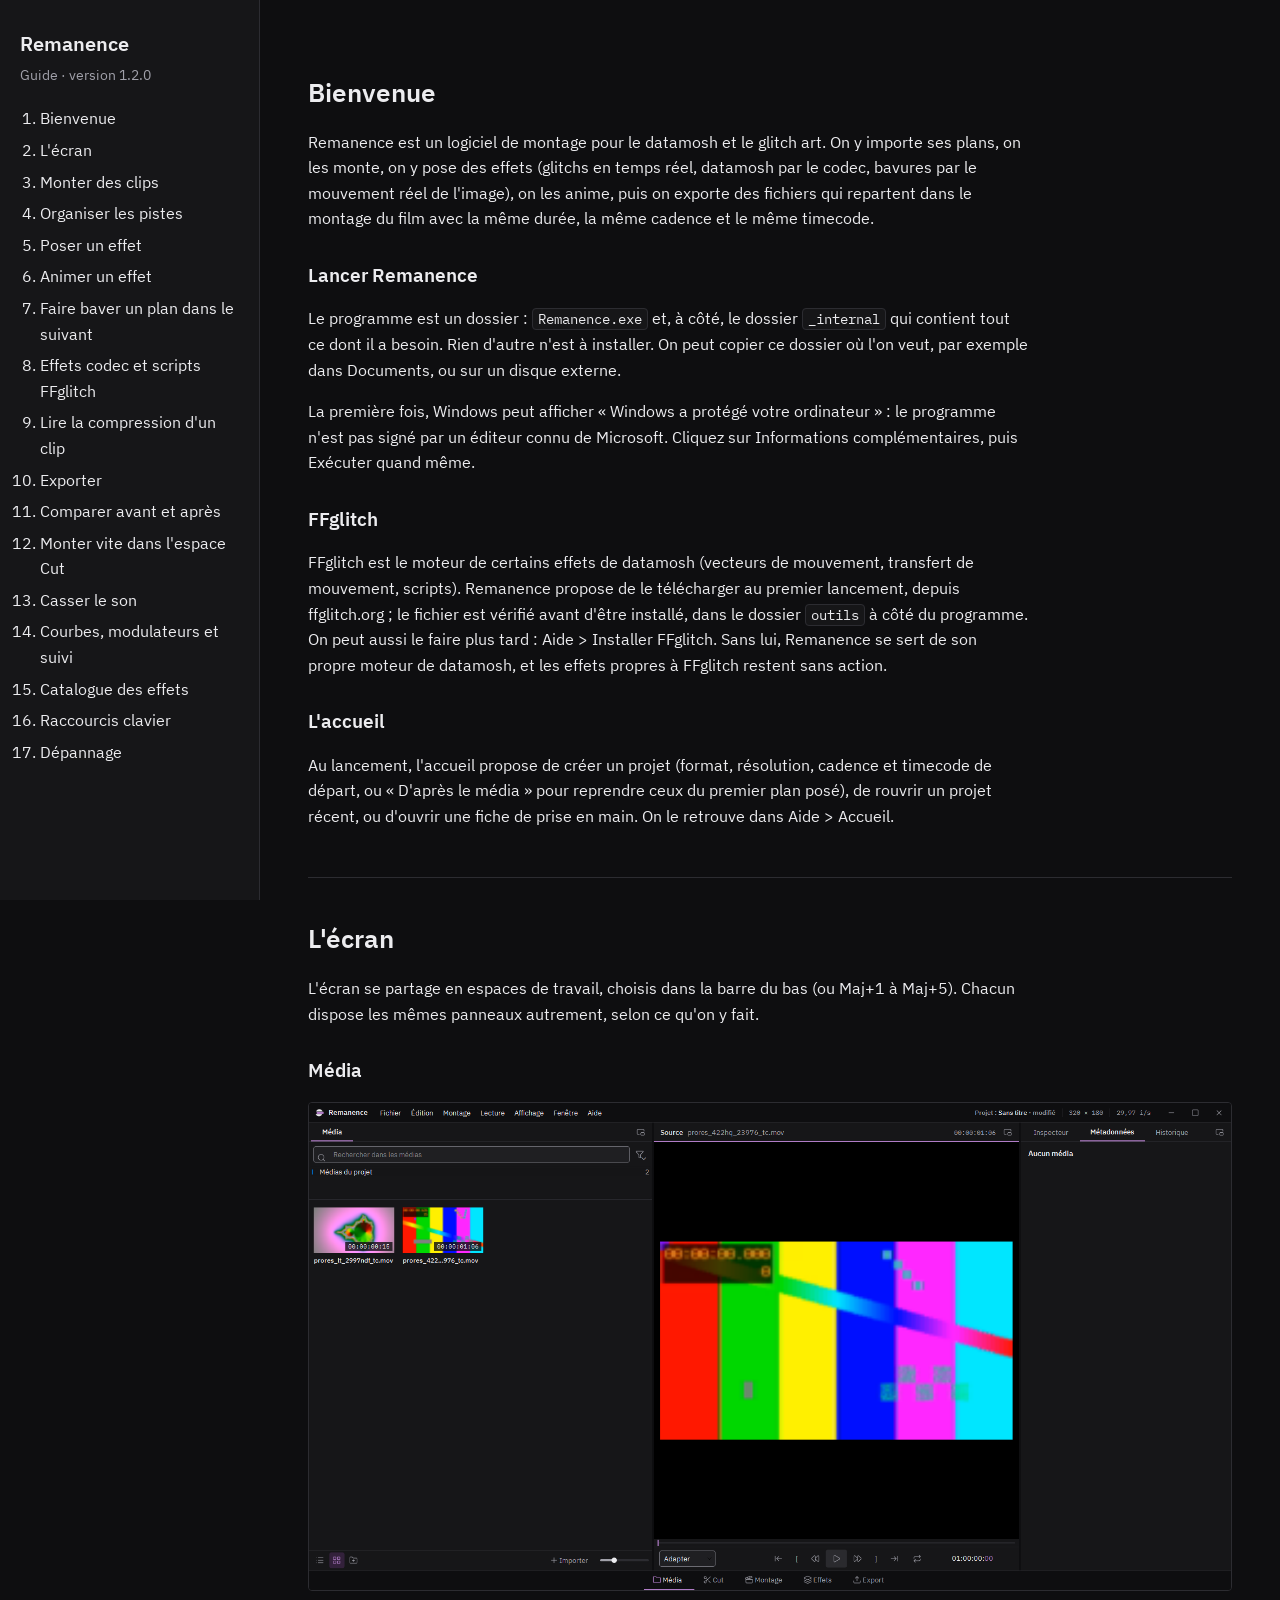
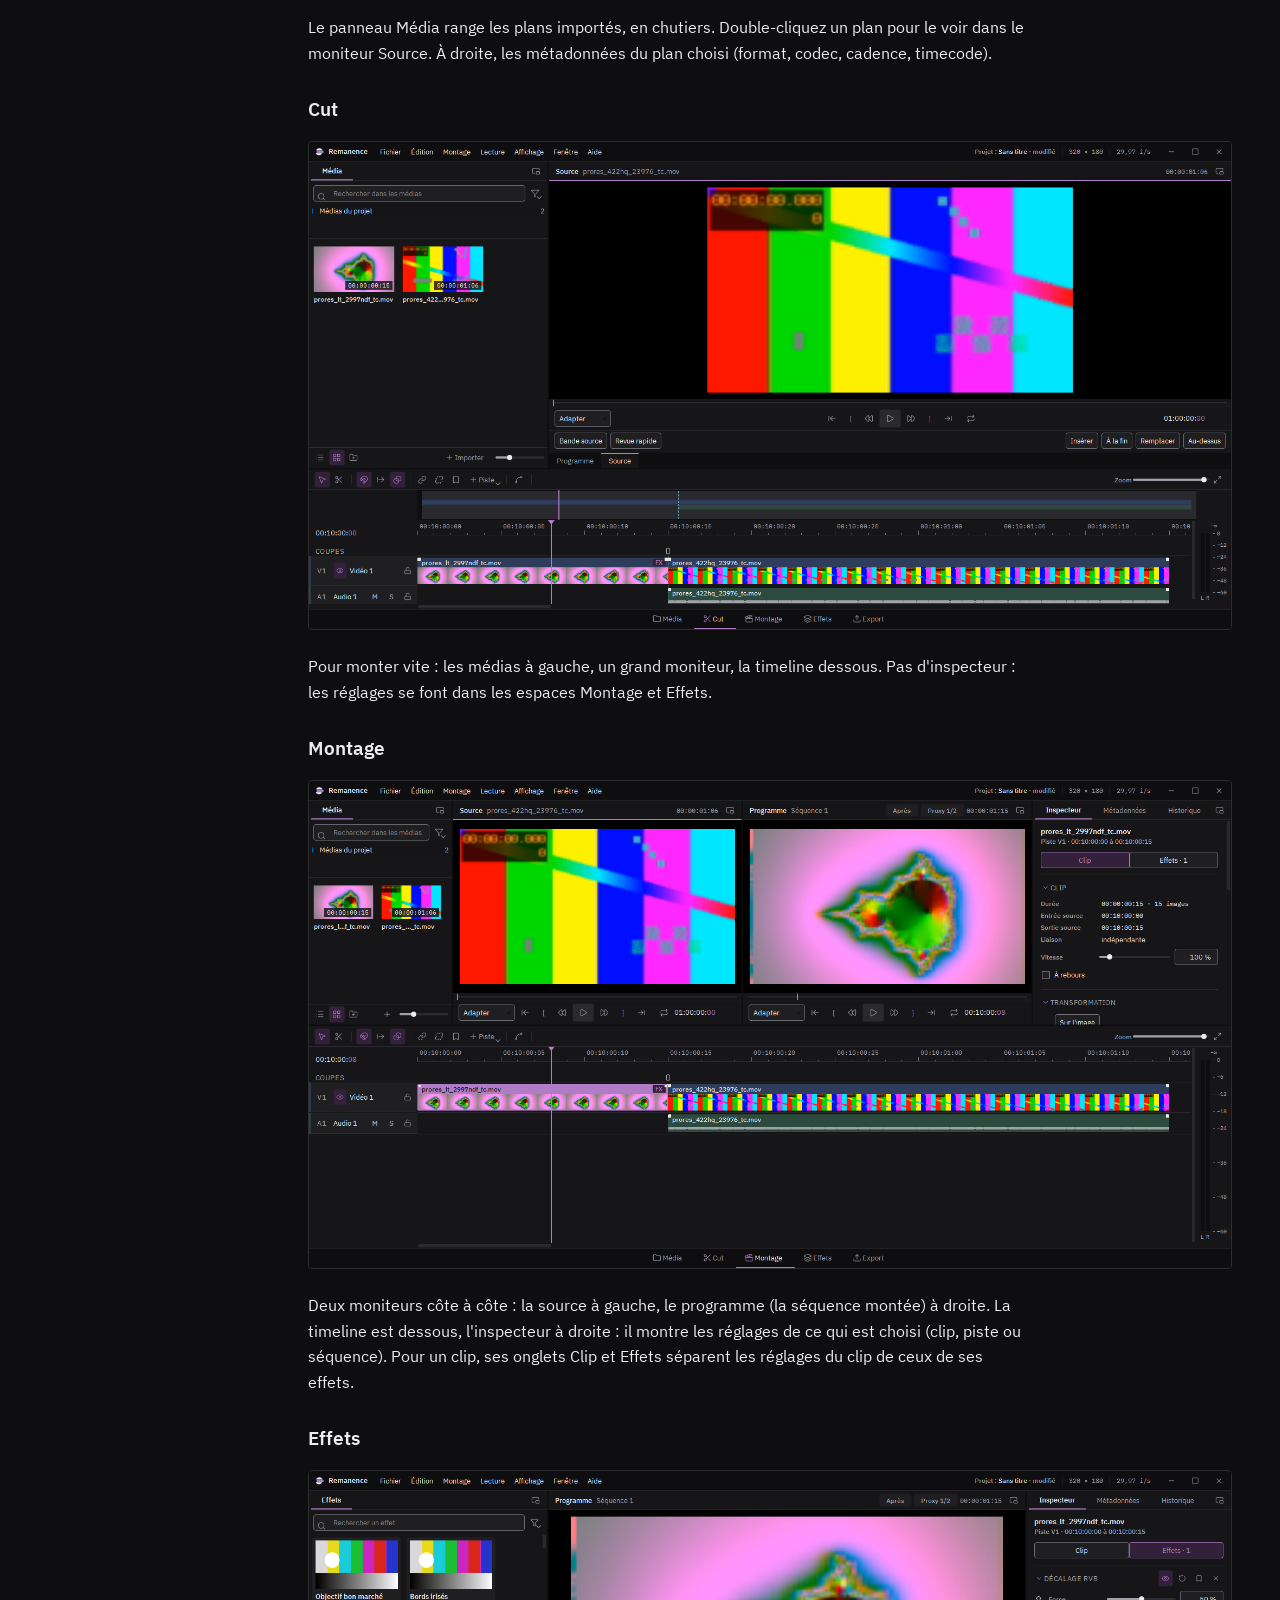
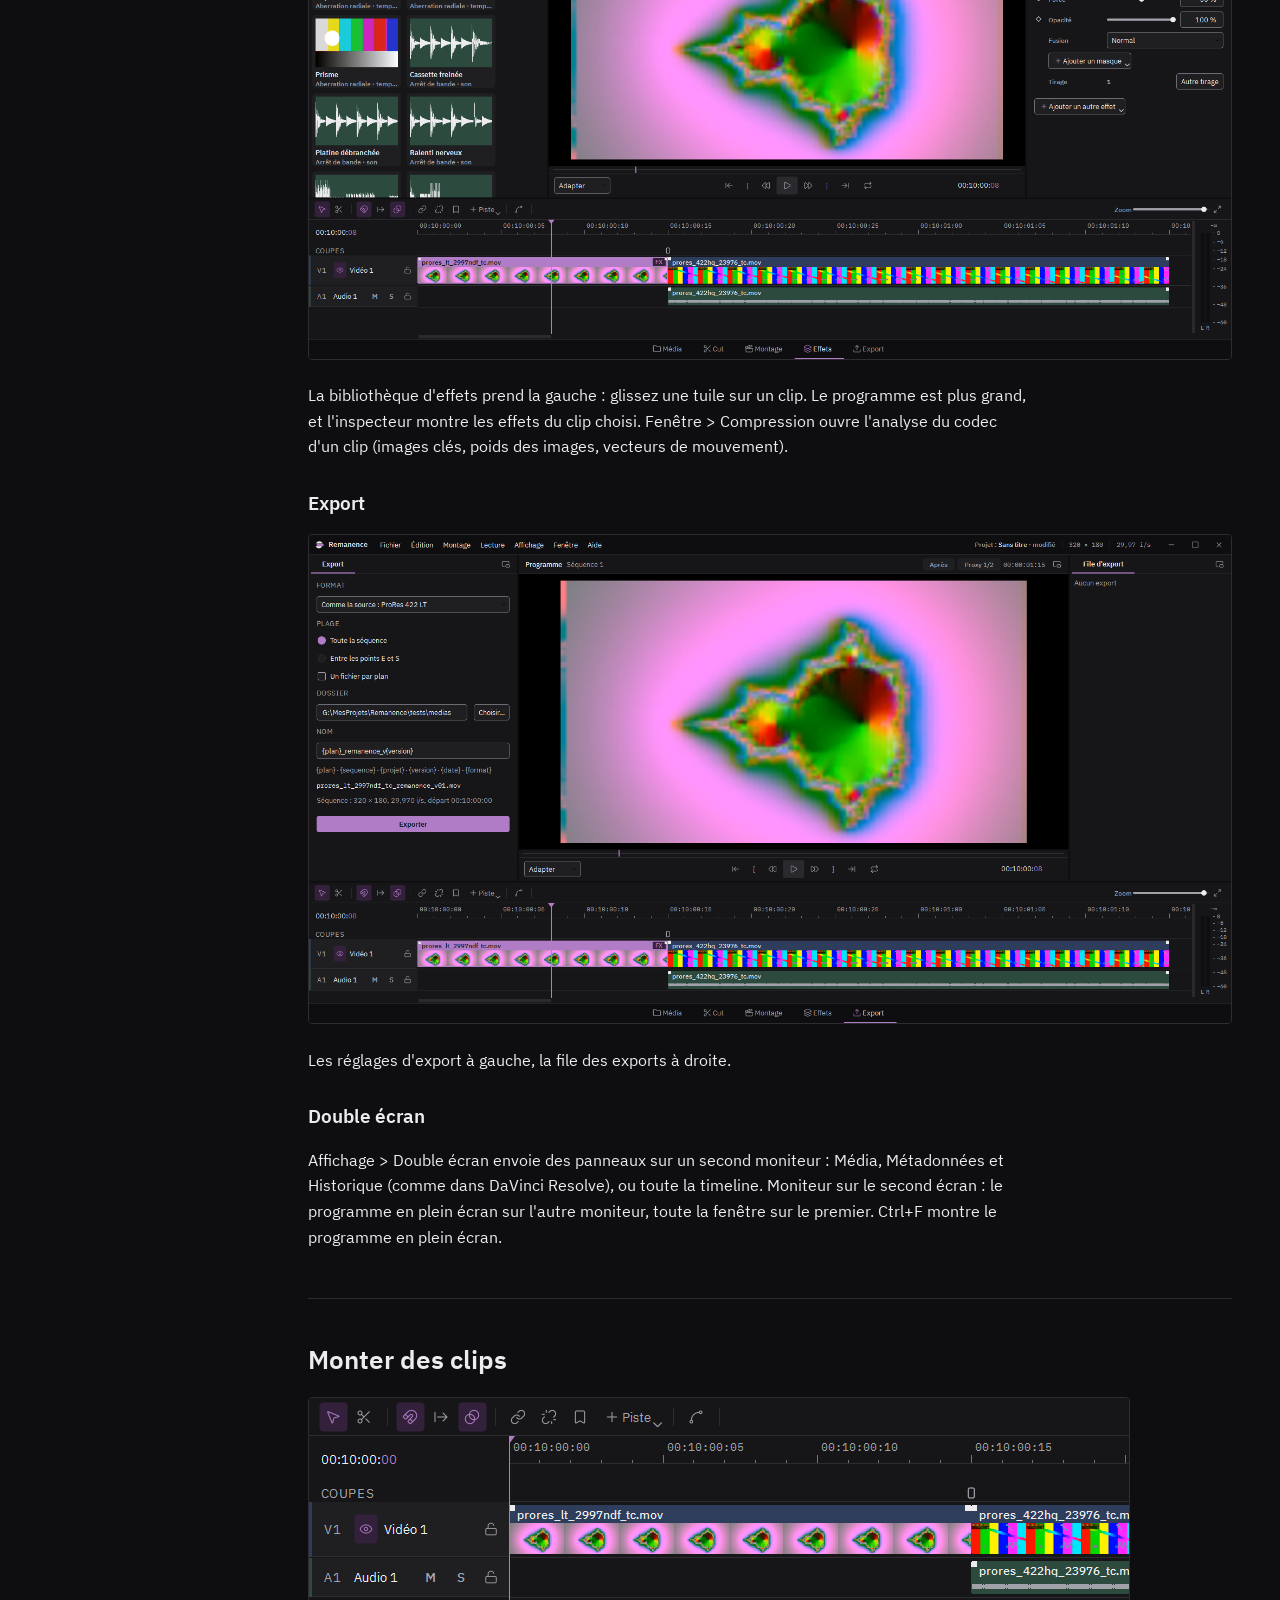
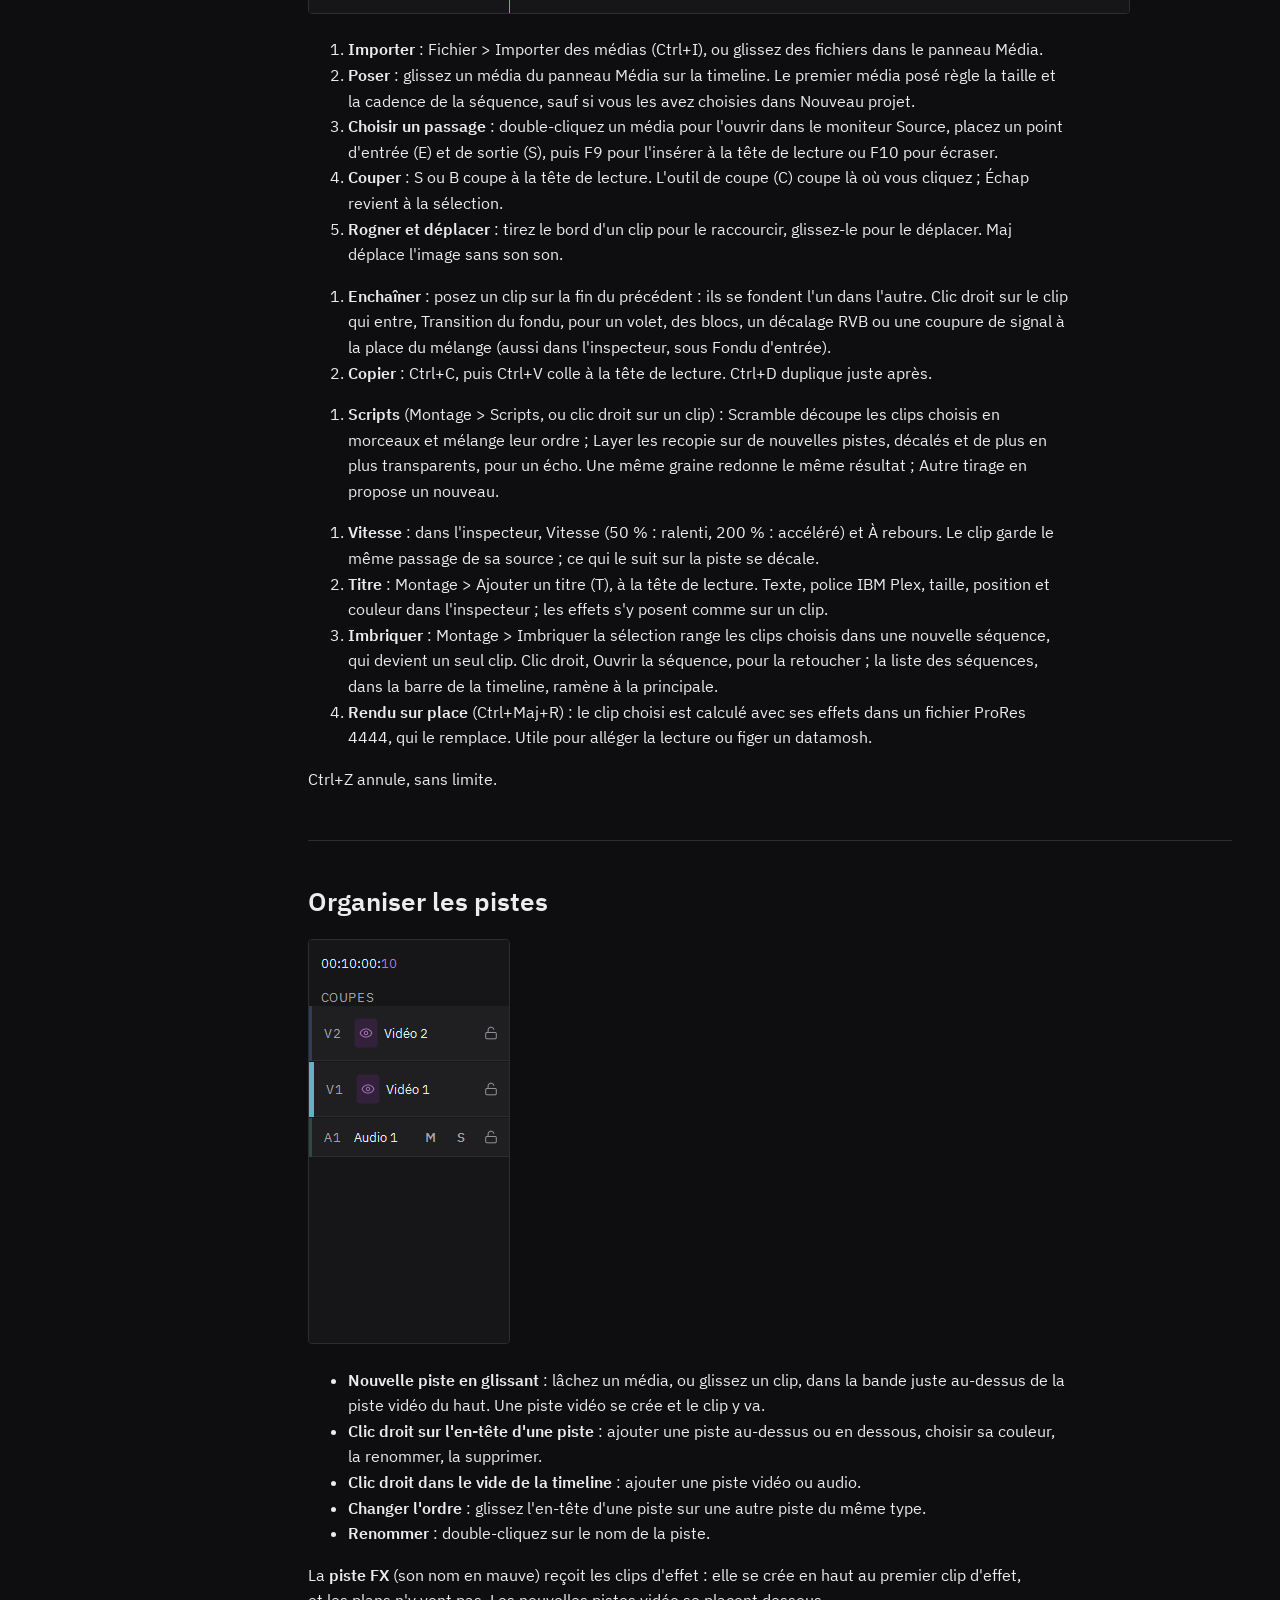
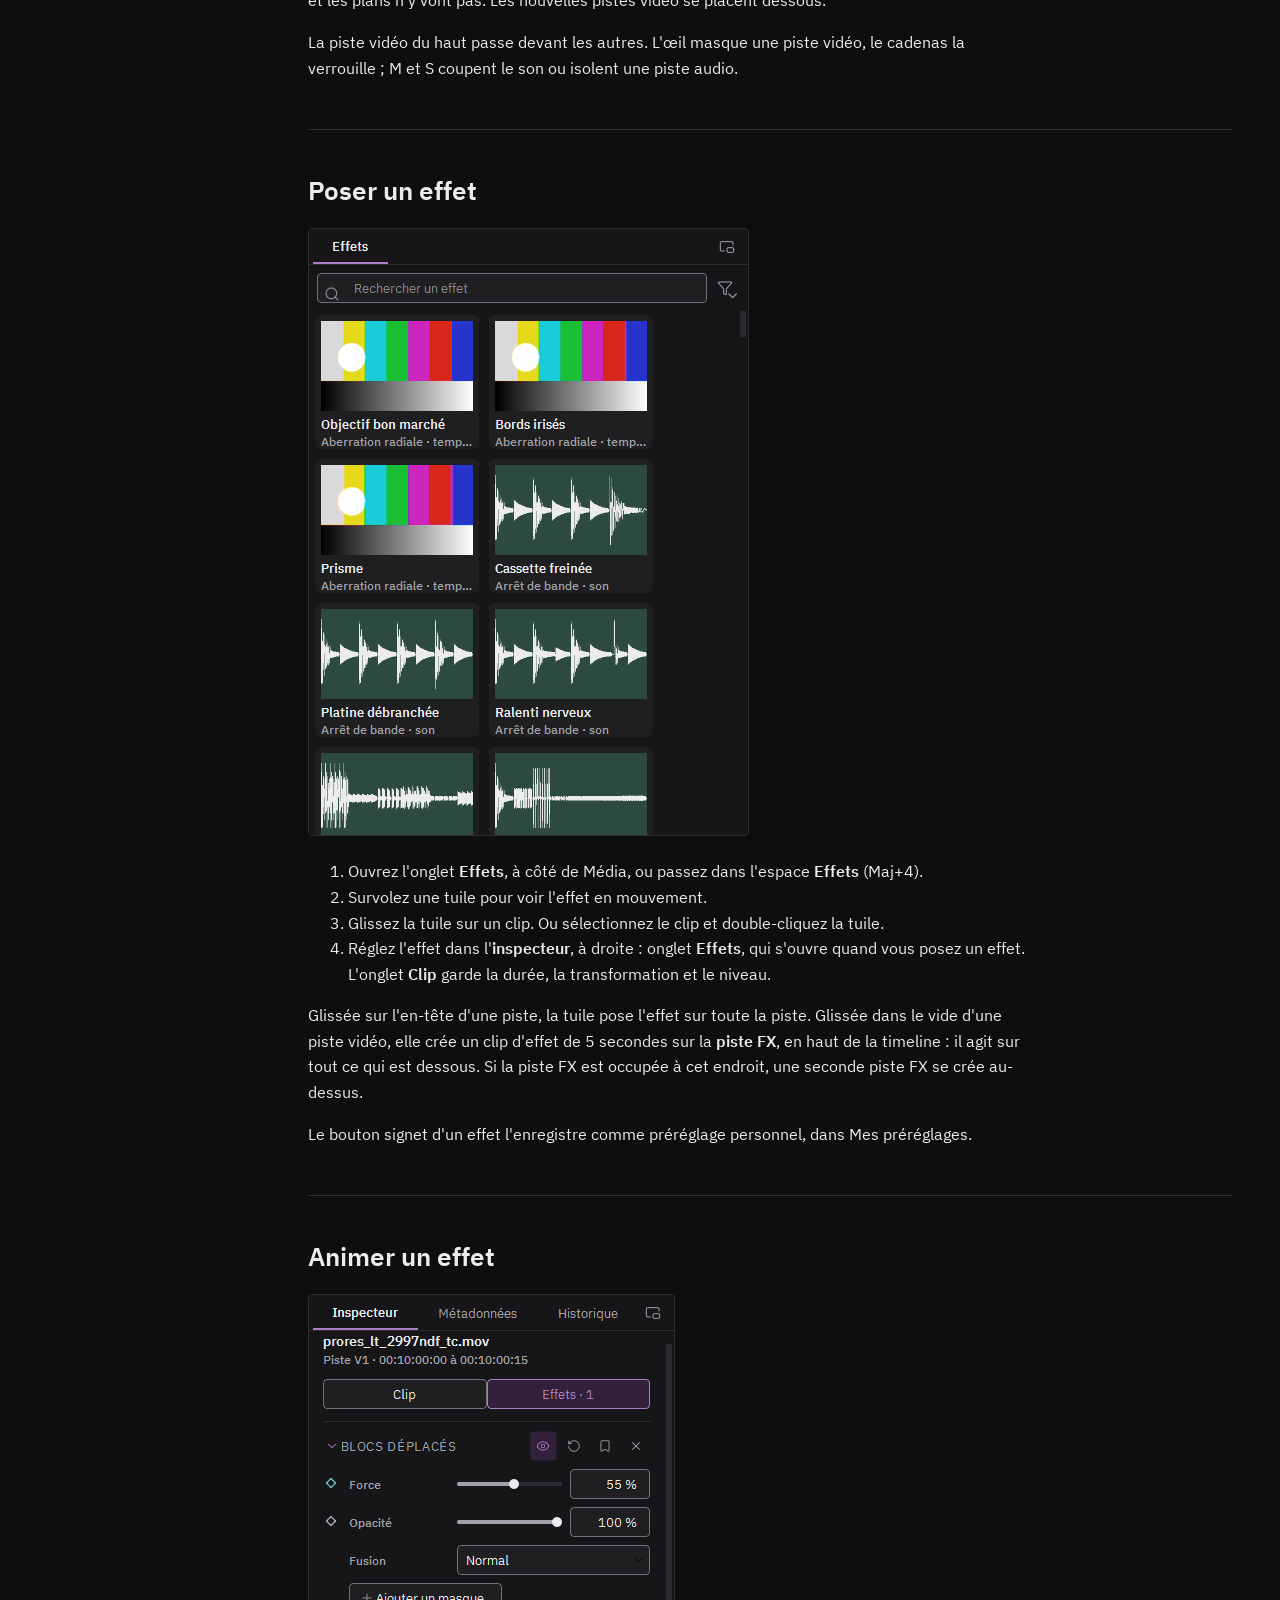
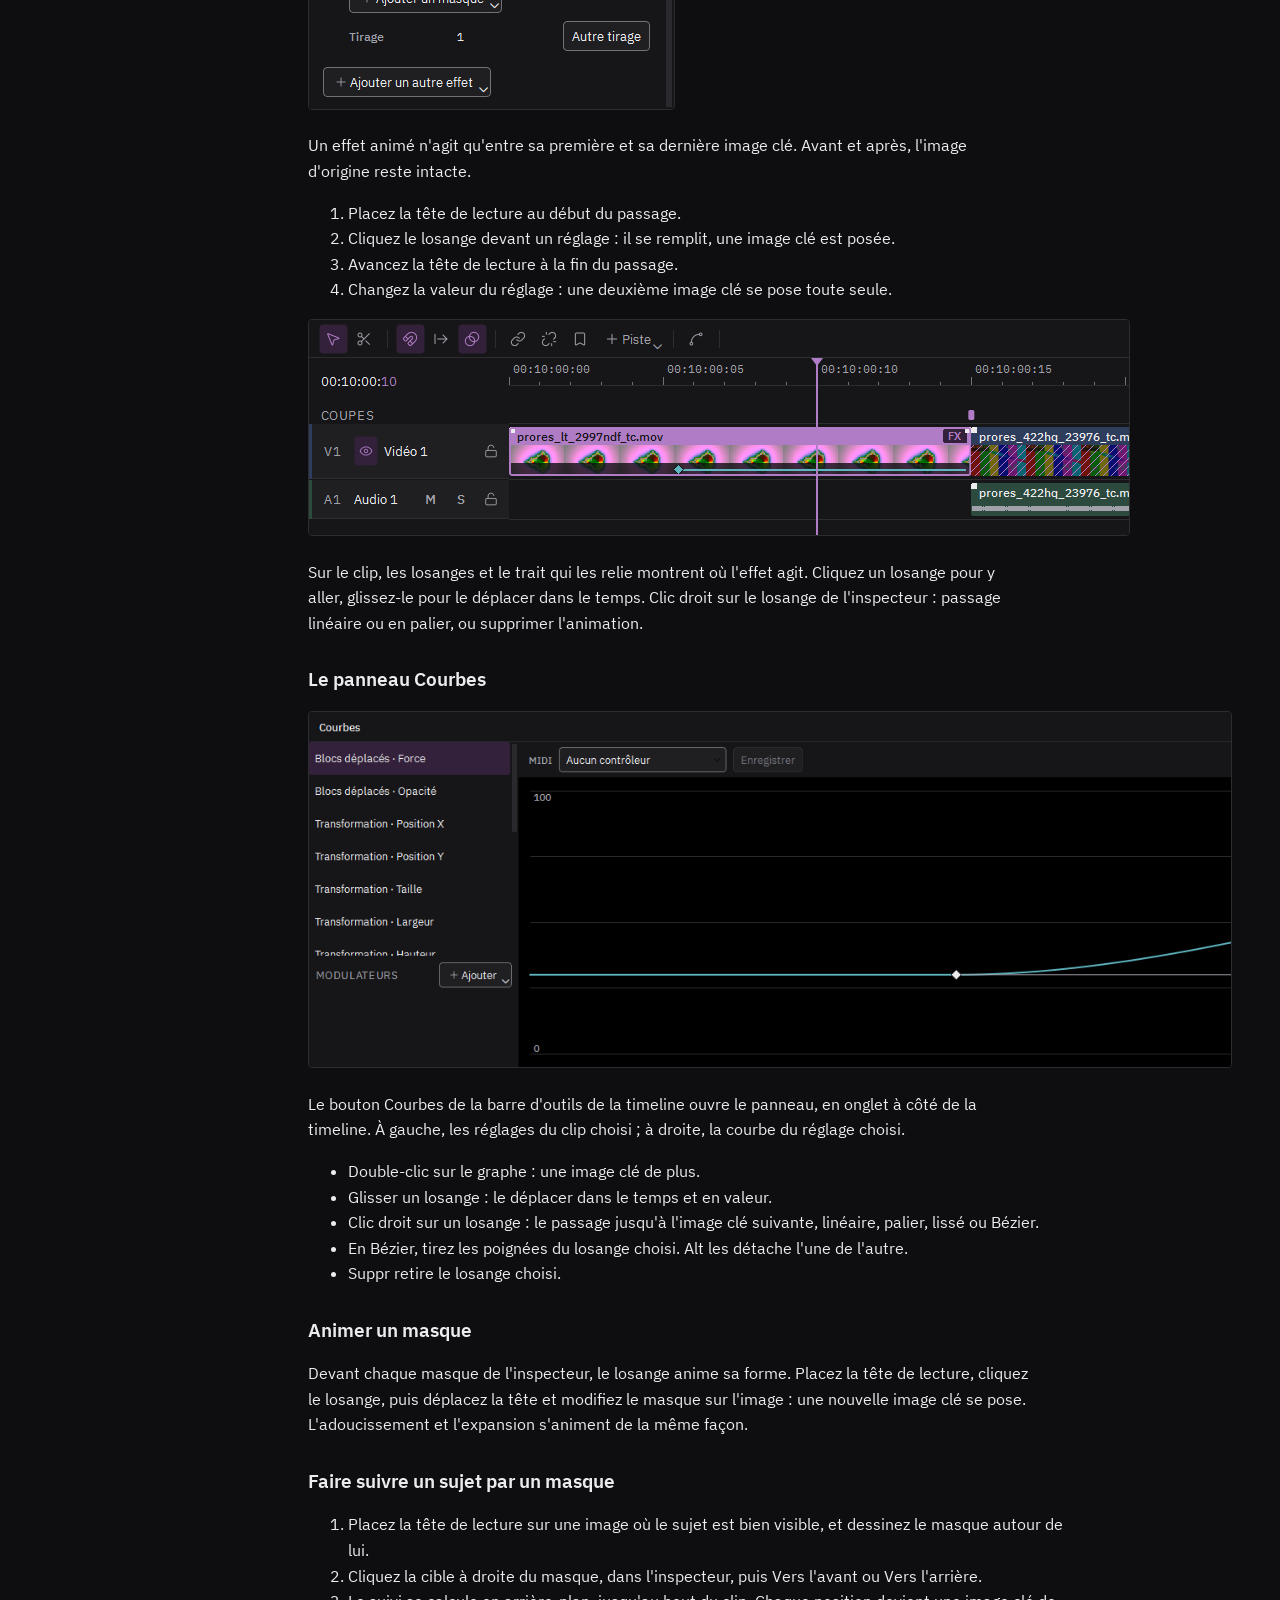
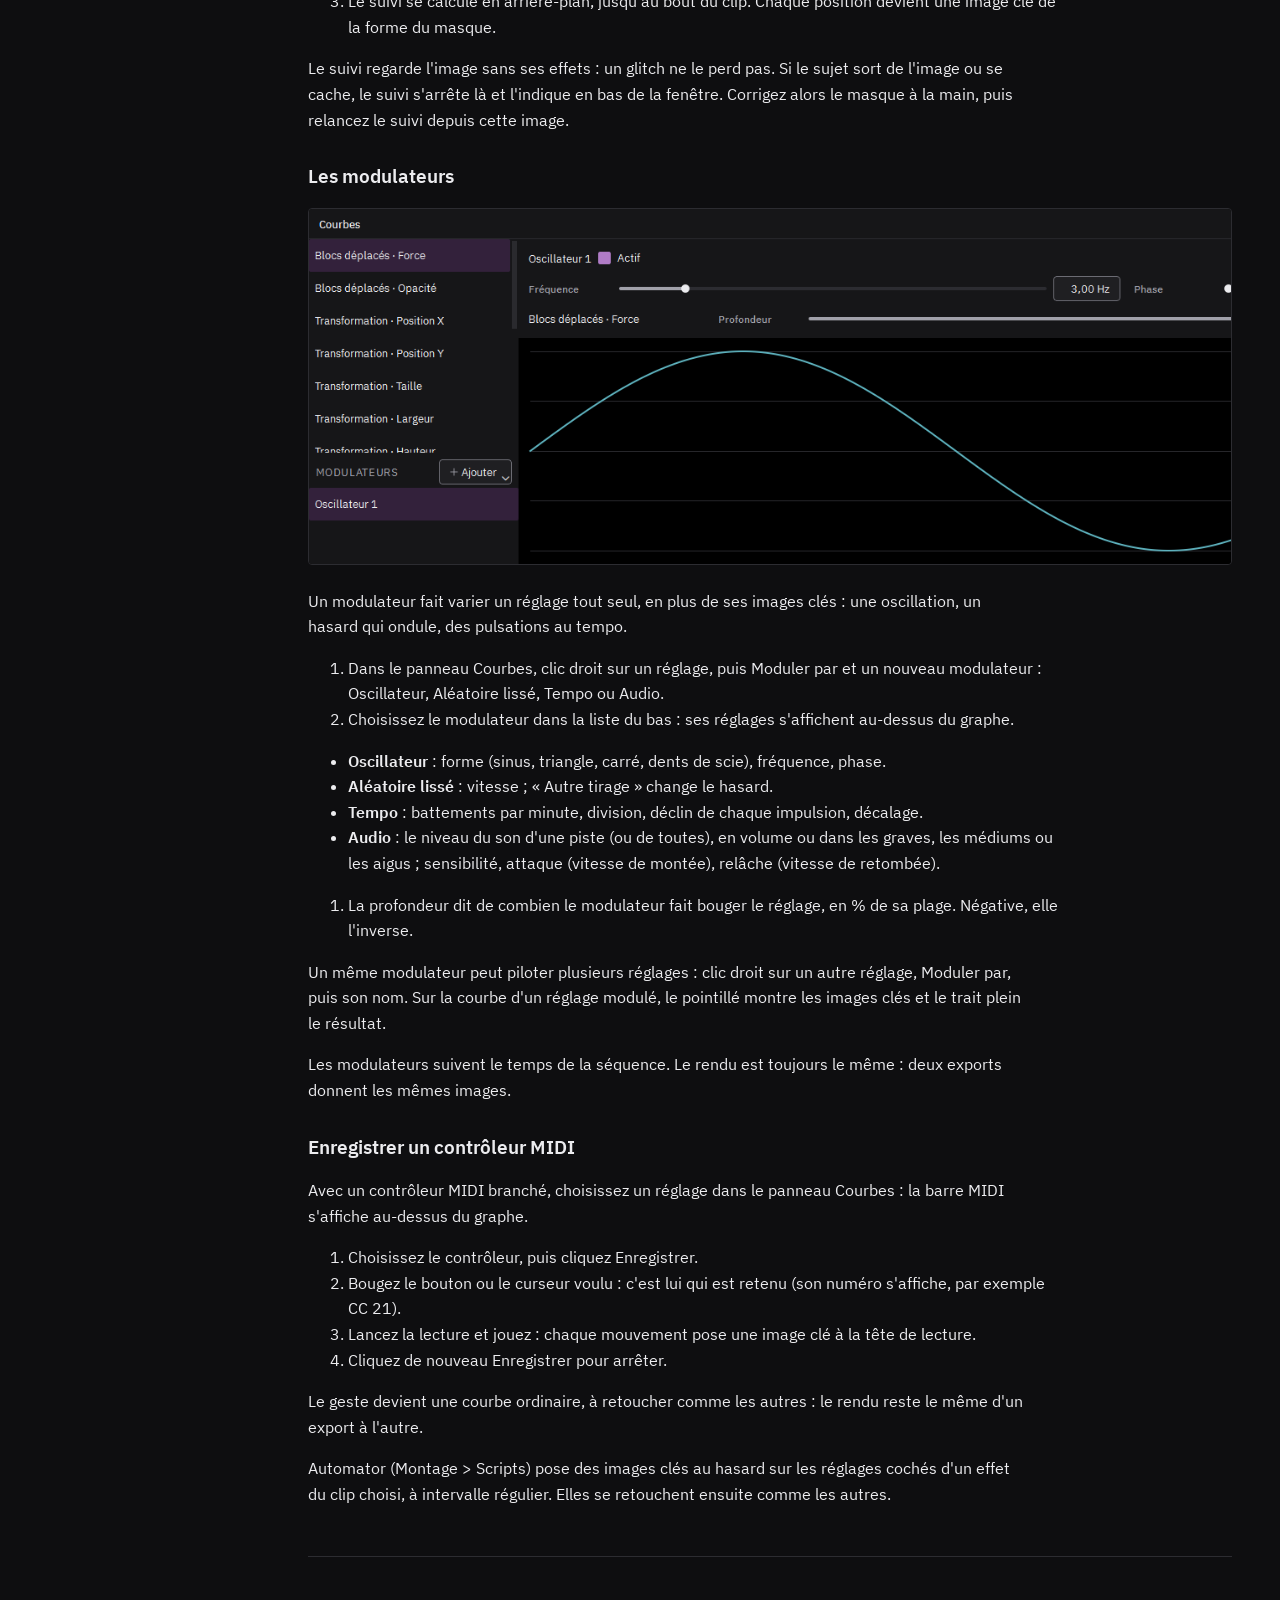
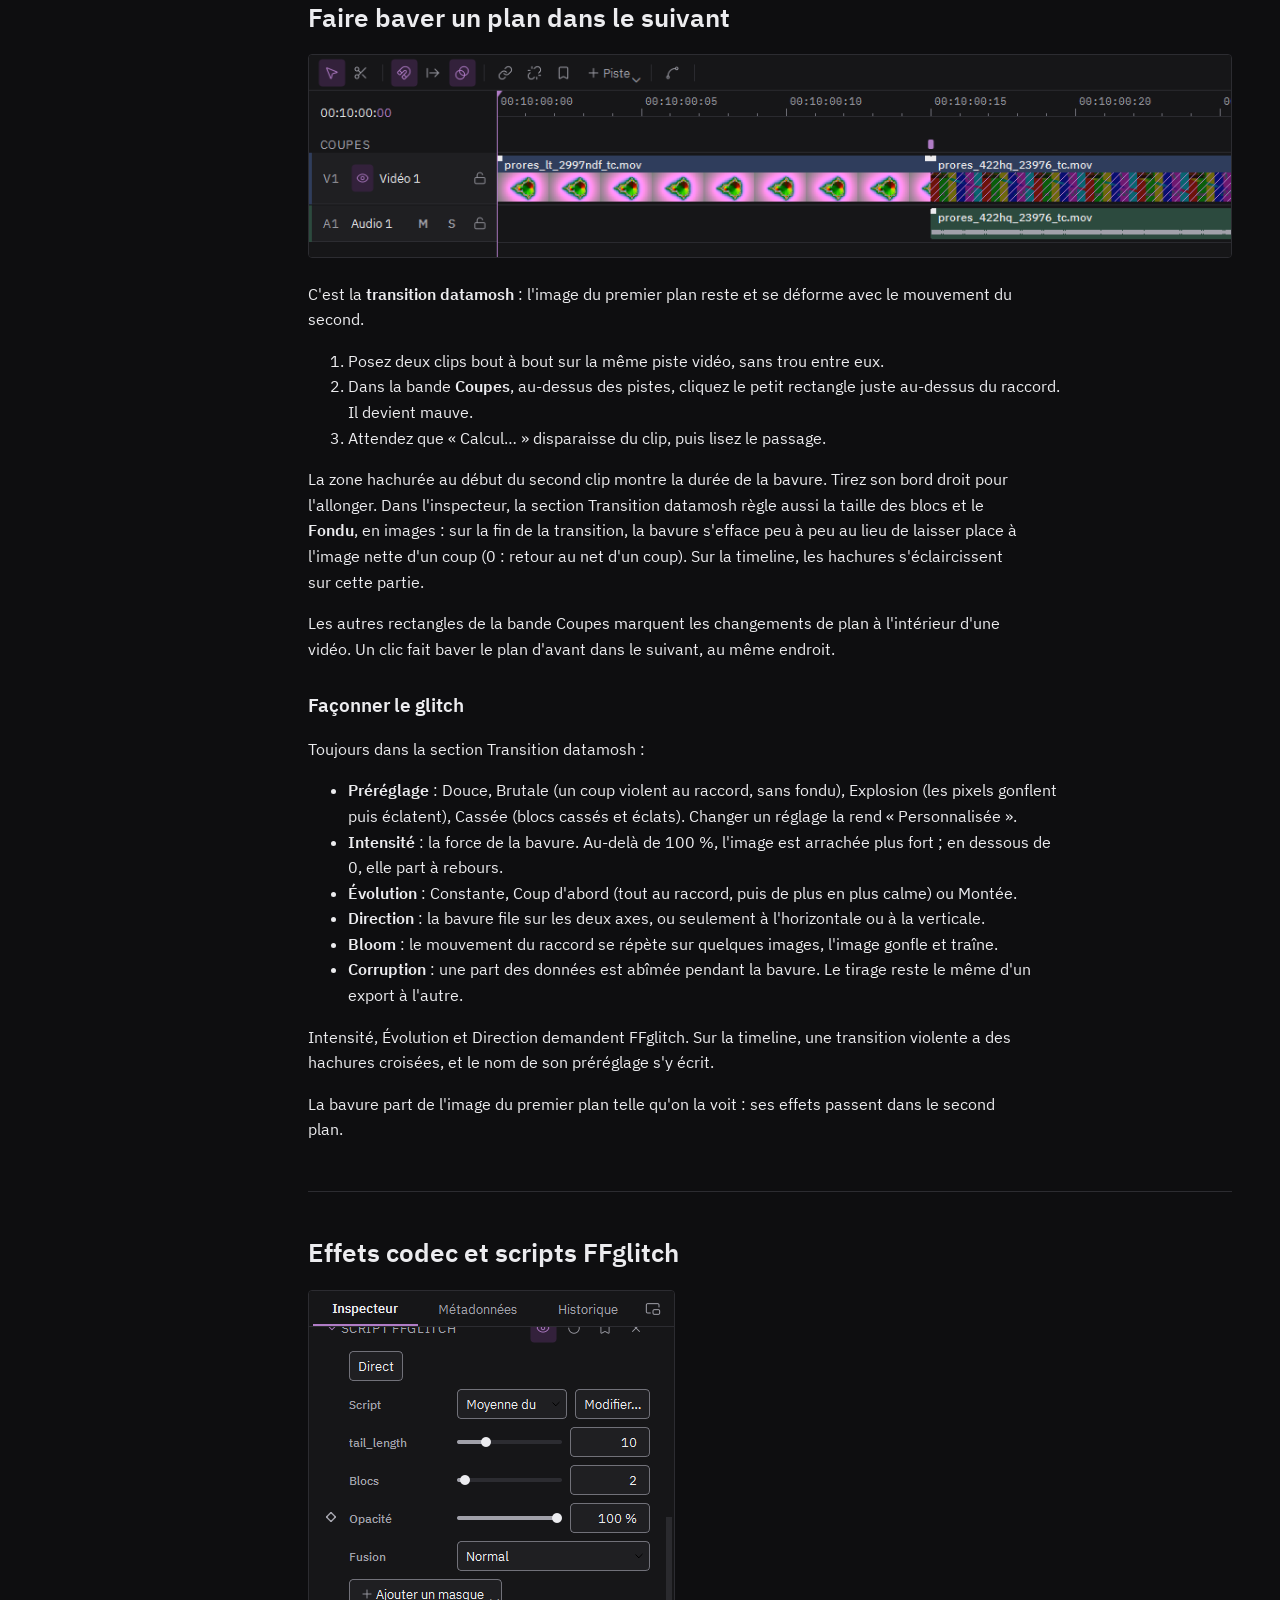
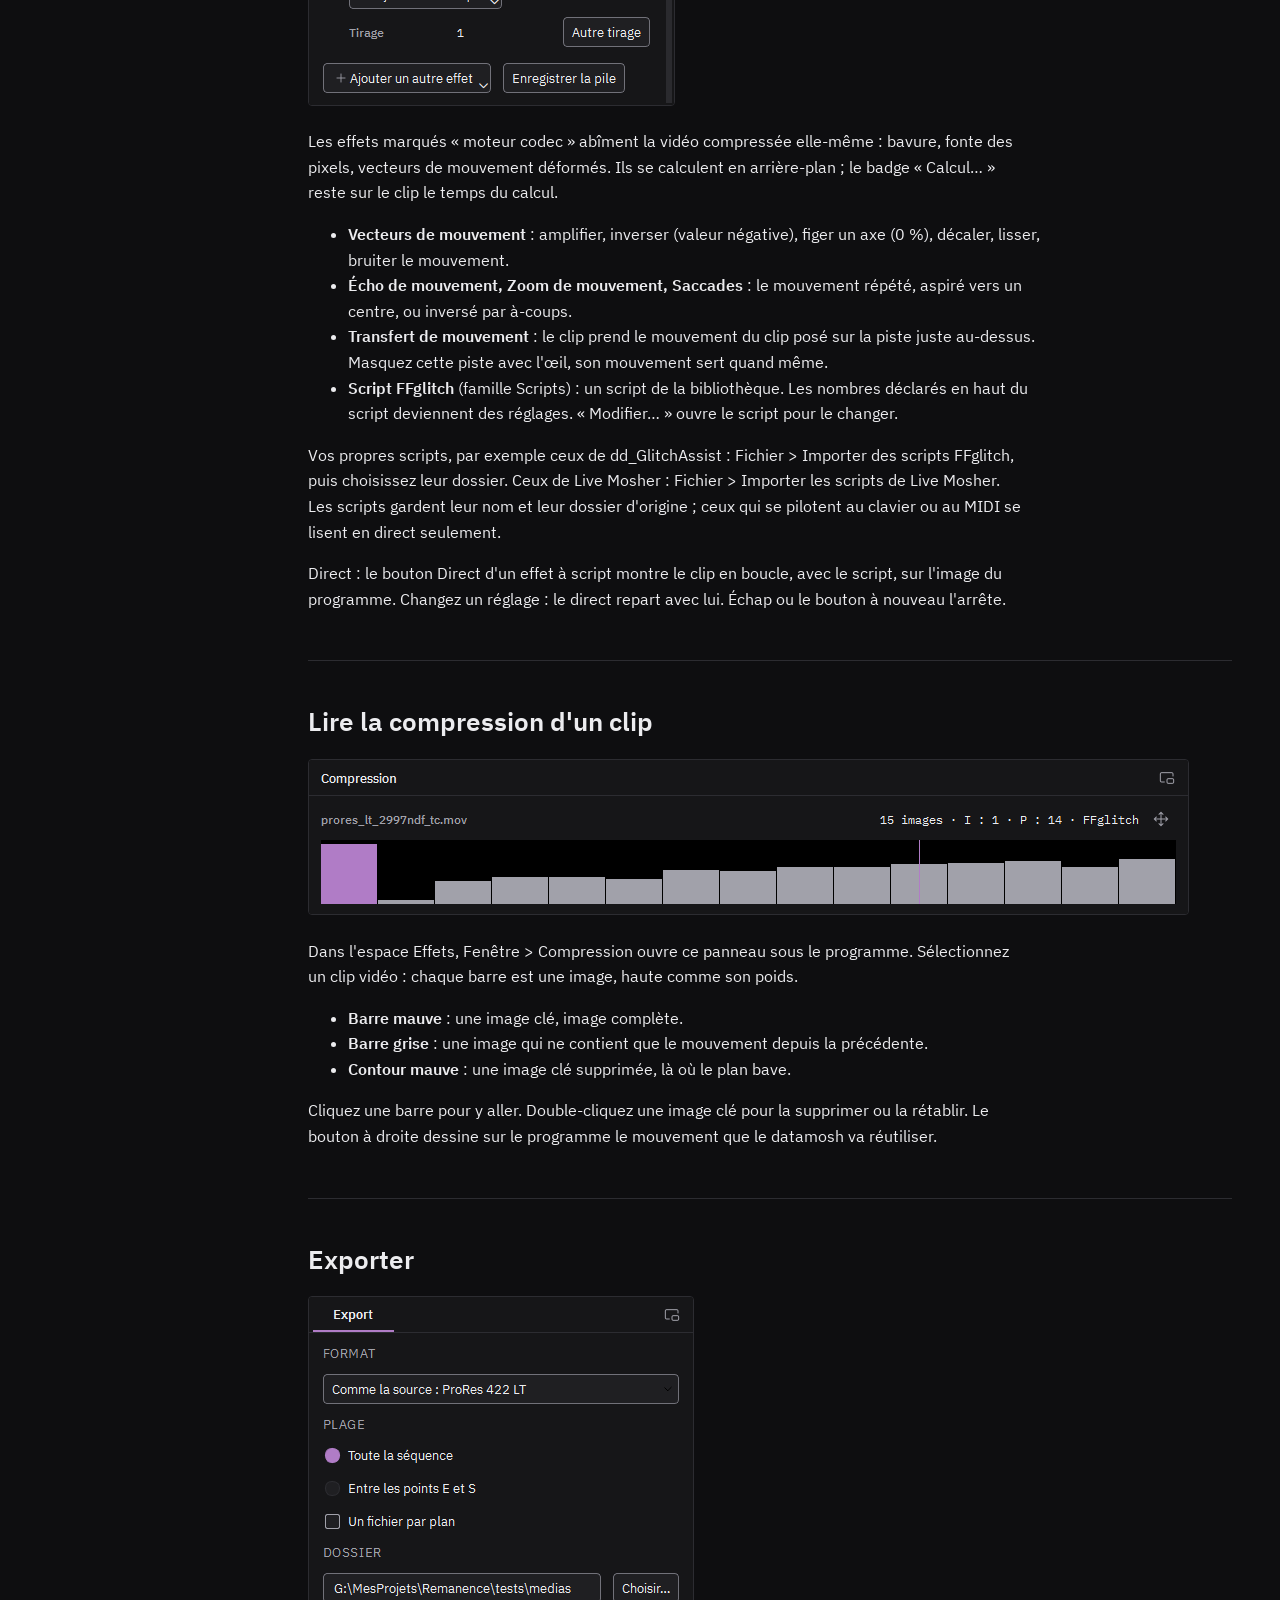
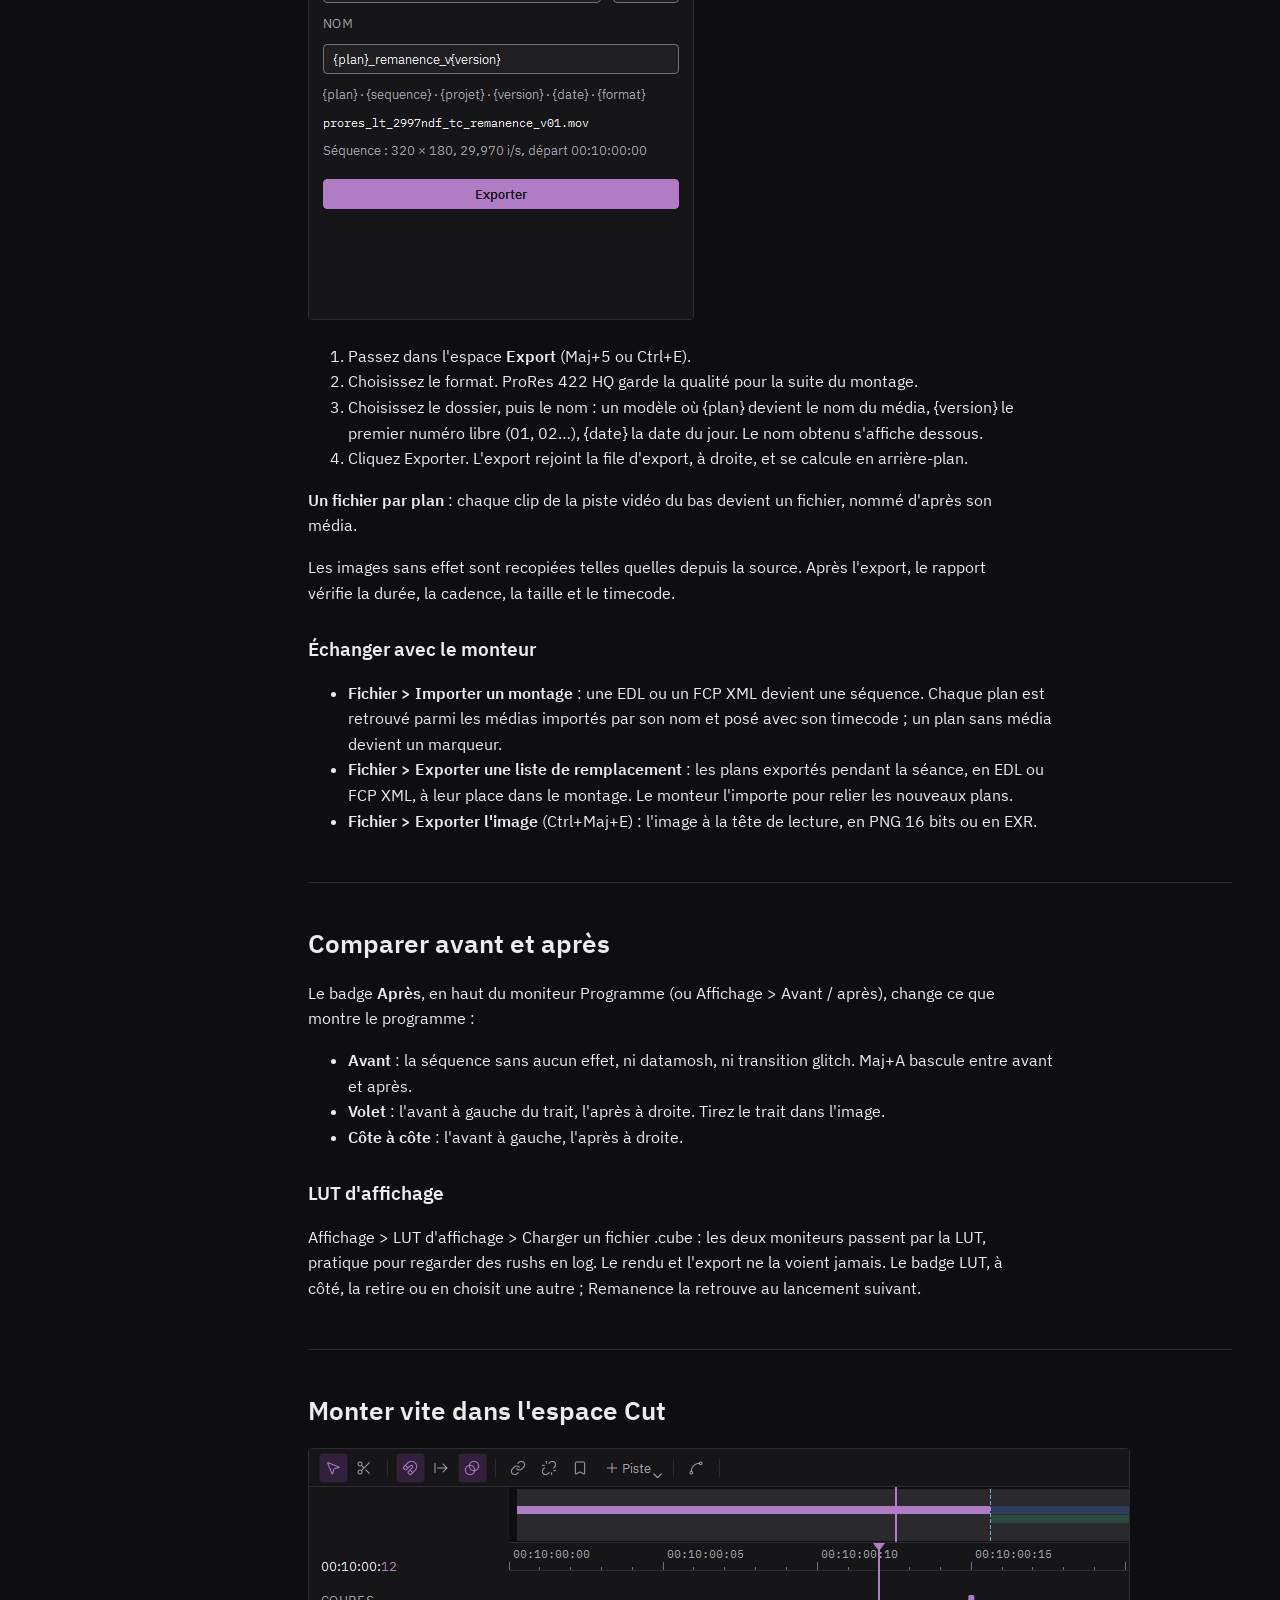
<file: remanence/ressources/guide/index.html>
<!doctype html>
<html lang="fr">
<head>
<meta charset="utf-8">
<meta name="viewport" content="width=device-width, initial-scale=1">
<title>Guide de Remanence</title>
<style>
@font-face { font-family: "IBM Plex Sans"; src: url("../polices/IBMPlexSans-Regular.ttf"); }
@font-face { font-family: "IBM Plex Sans"; font-weight: 600;
  src: url("../polices/IBMPlexSans-SemiBold.ttf"); }
@font-face { font-family: "IBM Plex Mono"; src: url("../polices/IBMPlexMono-Regular.ttf"); }
:root { --fond: #0e0e10; --surface: #161618; --ligne: #2c2c31;
  --texte: #ececef; --discret: #a1a1aa; --accent: #b07cc6; }
* { box-sizing: border-box; }
body { margin: 0; background: var(--fond); color: var(--texte);
  font: 16px/1.6 "IBM Plex Sans", "Segoe UI", sans-serif; }
nav { position: fixed; top: 0; bottom: 0; left: 0; width: 260px; overflow-y: auto;
  padding: 28px 20px; background: var(--surface); border-right: 1px solid var(--ligne); }
nav h1 { font-size: 20px; margin: 0 0 4px; }
nav p { color: var(--discret); margin: 0 0 20px; font-size: 14px; }
nav ol { padding-left: 20px; margin: 0; }
nav li { margin: 6px 0; }
nav a { color: var(--texte); text-decoration: none; }
nav a:hover { color: var(--accent); }
main { margin-left: 260px; padding: 32px 48px 80px; max-width: 1100px; }
section { border-bottom: 1px solid var(--ligne); padding-bottom: 32px; }
h2 { font-size: 26px; font-weight: 600; margin: 40px 0 12px; }
h3 { font-size: 19px; font-weight: 600; margin: 28px 0 8px; }
p, li { max-width: 72ch; }
a { color: var(--accent); }
code, kbd { font-family: "IBM Plex Mono", Consolas, monospace; font-size: 14px;
  background: var(--surface); border: 1px solid var(--ligne); border-radius: 4px;
  padding: 1px 5px; }
figure { margin: 16px 0; }
img { max-width: 100%; border: 1px solid var(--ligne); border-radius: 4px; }
table { border-collapse: collapse; margin: 8px 0 16px; }
td { padding: 6px 16px 6px 0; border-bottom: 1px solid var(--ligne); vertical-align: top; }
.effets { display: grid; grid-template-columns: repeat(auto-fill, minmax(230px, 1fr));
  gap: 16px; }
.effet { background: var(--surface); border: 1px solid var(--ligne); border-radius: 6px;
  padding: 12px; }
.effet img { width: 100%; border: 0; }
.effet h4 { margin: 8px 0 0; font-size: 16px; }
.effet p { margin: 4px 0; font-size: 14px; }
.effet .moteur { color: var(--discret); }
@media (max-width: 800px) { nav { position: static; width: auto; }
  main { margin-left: 0; padding: 16px; } }
</style>
</head>
<body>
<nav><h1>Remanence</h1><p>Guide · version 1.2.0</p><ol>
<li><a href="#00-bienvenue">Bienvenue</a></li>
<li><a href="#01-ecran">L&#x27;écran</a></li>
<li><a href="#aide-01-monter">Monter des clips</a></li>
<li><a href="#aide-02-pistes">Organiser les pistes</a></li>
<li><a href="#aide-03-effet">Poser un effet</a></li>
<li><a href="#aide-04-images-cles">Animer un effet</a></li>
<li><a href="#aide-05-datamosh">Faire baver un plan dans le suivant</a></li>
<li><a href="#aide-06-codec">Effets codec et scripts FFglitch</a></li>
<li><a href="#aide-07-compression">Lire la compression d&#x27;un clip</a></li>
<li><a href="#aide-08-exporter">Exporter</a></li>
<li><a href="#aide-09-comparer">Comparer avant et après</a></li>
<li><a href="#aide-10-cut">Monter vite dans l&#x27;espace Cut</a></li>
<li><a href="#aide-11-son">Casser le son</a></li>
<li><a href="#20-courbes">Courbes, modulateurs et suivi</a></li>
<li><a href="#catalogue">Catalogue des effets</a></li>
<li><a href="#raccourcis">Raccourcis clavier</a></li>
<li><a href="#90-depannage">Dépannage</a></li>
</ol></nav>
<main>
<section><h2 id="00-bienvenue">Bienvenue</h2>
<p>Remanence est un logiciel de montage pour le datamosh et le glitch art. On y importe ses plans, on les monte, on y pose des effets (glitchs en temps réel, datamosh par le codec, bavures par le mouvement réel de l'image), on les anime, puis on exporte des fichiers qui repartent dans le montage du film avec la même durée, la même cadence et le même timecode.</p>
<h3>Lancer Remanence</h3>
<p>Le programme est un dossier : <code>Remanence.exe</code> et, à côté, le dossier <code>_internal</code> qui contient tout ce dont il a besoin. Rien d'autre n'est à installer. On peut copier ce dossier où l'on veut, par exemple dans Documents, ou sur un disque externe.</p>
<p>La première fois, Windows peut afficher « Windows a protégé votre ordinateur » : le programme n'est pas signé par un éditeur connu de Microsoft. Cliquez sur Informations complémentaires, puis Exécuter quand même.</p>
<h3>FFglitch</h3>
<p>FFglitch est le moteur de certains effets de datamosh (vecteurs de mouvement, transfert de mouvement, scripts). Remanence propose de le télécharger au premier lancement, depuis ffglitch.org ; le fichier est vérifié avant d'être installé, dans le dossier <code>outils</code> à côté du programme. On peut aussi le faire plus tard : Aide &gt; Installer FFglitch. Sans lui, Remanence se sert de son propre moteur de datamosh, et les effets propres à FFglitch restent sans action.</p>
<h3>L'accueil</h3>
<p>Au lancement, l'accueil propose de créer un projet (format, résolution, cadence et timecode de départ, ou « D'après le média » pour reprendre ceux du premier plan posé), de rouvrir un projet récent, ou d'ouvrir une fiche de prise en main. On le retrouve dans Aide &gt; Accueil.</p></section>
<section><h2 id="01-ecran">L&#x27;écran</h2>
<p>L'écran se partage en espaces de travail, choisis dans la barre du bas (ou Maj+1 à Maj+5). Chacun dispose les mêmes panneaux autrement, selon ce qu'on y fait.</p>
<h3>Média</h3>
<figure><img alt="Espace Média" src="images/espace-media.png"></figure>
<p>Le panneau Média range les plans importés, en chutiers. Double-cliquez un plan pour le voir dans le moniteur Source. À droite, les métadonnées du plan choisi (format, codec, cadence, timecode).</p>
<h3>Cut</h3>
<figure><img alt="Espace Cut" src="images/espace-cut.png"></figure>
<p>Pour monter vite : les médias à gauche, un grand moniteur, la timeline dessous. Pas d'inspecteur : les réglages se font dans les espaces Montage et Effets.</p>
<h3>Montage</h3>
<figure><img alt="Espace Montage" src="images/espace-montage.png"></figure>
<p>Deux moniteurs côte à côte : la source à gauche, le programme (la séquence montée) à droite. La timeline est dessous, l'inspecteur à droite : il montre les réglages de ce qui est choisi (clip, piste ou séquence). Pour un clip, ses onglets Clip et Effets séparent les réglages du clip de ceux de ses effets.</p>
<h3>Effets</h3>
<figure><img alt="Espace Effets" src="images/espace-effets.png"></figure>
<p>La bibliothèque d'effets prend la gauche : glissez une tuile sur un clip. Le programme est plus grand, et l'inspecteur montre les effets du clip choisi. Fenêtre &gt; Compression ouvre l'analyse du codec d'un clip (images clés, poids des images, vecteurs de mouvement).</p>
<h3>Export</h3>
<figure><img alt="Espace Export" src="images/espace-export.png"></figure>
<p>Les réglages d'export à gauche, la file des exports à droite.</p>
<h3>Double écran</h3>
<p>Affichage &gt; Double écran envoie des panneaux sur un second moniteur : Média, Métadonnées et Historique (comme dans DaVinci Resolve), ou toute la timeline. Moniteur sur le second écran : le programme en plein écran sur l'autre moniteur, toute la fenêtre sur le premier. Ctrl+F montre le programme en plein écran.</p></section>
<section><h2 id="aide-01-monter">Monter des clips</h2>
<figure><img alt="Timeline avec deux clips" src="../aide/montage.png"></figure>
<ol>
<li><strong>Importer</strong> : Fichier &gt; Importer des médias (Ctrl+I), ou glissez des fichiers dans le panneau Média.</li>
<li><strong>Poser</strong> : glissez un média du panneau Média sur la timeline. Le premier média posé règle la taille et la cadence de la séquence, sauf si vous les avez choisies dans Nouveau projet.</li>
<li><strong>Choisir un passage</strong> : double-cliquez un média pour l'ouvrir dans le moniteur Source, placez un point d'entrée (E) et de sortie (S), puis F9 pour l'insérer à la tête de lecture ou F10 pour écraser.</li>
<li><strong>Couper</strong> : S ou B coupe à la tête de lecture. L'outil de coupe (C) coupe là où vous cliquez ; Échap revient à la sélection.</li>
<li><strong>Rogner et déplacer</strong> : tirez le bord d'un clip pour le raccourcir, glissez-le pour le déplacer. Maj déplace l'image sans son son.</li>
</ol>
<ol>
<li><strong>Enchaîner</strong> : posez un clip sur la fin du précédent : ils se fondent l'un dans l'autre. Clic droit sur le clip qui entre, Transition du fondu, pour un volet, des blocs, un décalage RVB ou une coupure de signal à la place du mélange (aussi dans l'inspecteur, sous Fondu d'entrée).</li>
<li><strong>Copier</strong> : Ctrl+C, puis Ctrl+V colle à la tête de lecture. Ctrl+D duplique juste après.</li>
</ol>
<ol>
<li><strong>Scripts</strong> (Montage &gt; Scripts, ou clic droit sur un clip) : Scramble découpe les clips choisis en morceaux et mélange leur ordre ; Layer les recopie sur de nouvelles pistes, décalés et de plus en plus transparents, pour un écho. Une même graine redonne le même résultat ; Autre tirage en propose un nouveau.</li>
</ol>
<ol>
<li><strong>Vitesse</strong> : dans l'inspecteur, Vitesse (50 % : ralenti, 200 % : accéléré) et À rebours. Le clip garde le même passage de sa source ; ce qui le suit sur la piste se décale.</li>
<li><strong>Titre</strong> : Montage &gt; Ajouter un titre (T), à la tête de lecture. Texte, police IBM Plex, taille, position et couleur dans l'inspecteur ; les effets s'y posent comme sur un clip.</li>
<li><strong>Imbriquer</strong> : Montage &gt; Imbriquer la sélection range les clips choisis dans une nouvelle séquence, qui devient un seul clip. Clic droit, Ouvrir la séquence, pour la retoucher ; la liste des séquences, dans la barre de la timeline, ramène à la principale.</li>
<li><strong>Rendu sur place</strong> (Ctrl+Maj+R) : le clip choisi est calculé avec ses effets dans un fichier ProRes 4444, qui le remplace. Utile pour alléger la lecture ou figer un datamosh.</li>
</ol>
<p>Ctrl+Z annule, sans limite.</p></section>
<section><h2 id="aide-02-pistes">Organiser les pistes</h2>
<figure><img alt="En-têtes de pistes" src="../aide/pistes.png"></figure>
<ul>
<li><strong>Nouvelle piste en glissant</strong> : lâchez un média, ou glissez un clip, dans la bande juste au-dessus de la piste vidéo du haut. Une piste vidéo se crée et le clip y va.</li>
<li><strong>Clic droit sur l'en-tête d'une piste</strong> : ajouter une piste au-dessus ou en dessous, choisir sa couleur, la renommer, la supprimer.</li>
<li><strong>Clic droit dans le vide de la timeline</strong> : ajouter une piste vidéo ou audio.</li>
<li><strong>Changer l'ordre</strong> : glissez l'en-tête d'une piste sur une autre piste du même type.</li>
<li><strong>Renommer</strong> : double-cliquez sur le nom de la piste.</li>
</ul>
<p>La <strong>piste FX</strong> (son nom en mauve) reçoit les clips d'effet : elle se crée en haut au premier clip d'effet, et les plans n'y vont pas. Les nouvelles pistes vidéo se placent dessous.</p>
<p>La piste vidéo du haut passe devant les autres. L'œil masque une piste vidéo, le cadenas la verrouille ; M et S coupent le son ou isolent une piste audio.</p></section>
<section><h2 id="aide-03-effet">Poser un effet</h2>
<figure><img alt="Bibliothèque d'effets" src="../aide/bibliotheque.png"></figure>
<ol>
<li>Ouvrez l'onglet <strong>Effets</strong>, à côté de Média, ou passez dans l'espace <strong>Effets</strong> (Maj+4).</li>
<li>Survolez une tuile pour voir l'effet en mouvement.</li>
<li>Glissez la tuile sur un clip. Ou sélectionnez le clip et double-cliquez la tuile.</li>
<li>Réglez l'effet dans l'<strong>inspecteur</strong>, à droite : onglet <strong>Effets</strong>, qui s'ouvre quand vous posez un effet. L'onglet <strong>Clip</strong> garde la durée, la transformation et le niveau.</li>
</ol>
<p>Glissée sur l'en-tête d'une piste, la tuile pose l'effet sur toute la piste. Glissée dans le vide d'une piste vidéo, elle crée un clip d'effet de 5 secondes sur la <strong>piste FX</strong>, en haut de la timeline : il agit sur tout ce qui est dessous. Si la piste FX est occupée à cet endroit, une seconde piste FX se crée au-dessus.</p>
<p>Le bouton signet d'un effet l'enregistre comme préréglage personnel, dans Mes préréglages.</p></section>
<section><h2 id="aide-04-images-cles">Animer un effet</h2>
<figure><img alt="Effet dans l'inspecteur" src="../aide/inspecteur.png"></figure>
<p>Un effet animé n'agit qu'entre sa première et sa dernière image clé. Avant et après, l'image d'origine reste intacte.</p>
<ol>
<li>Placez la tête de lecture au début du passage.</li>
<li>Cliquez le losange devant un réglage : il se remplit, une image clé est posée.</li>
<li>Avancez la tête de lecture à la fin du passage.</li>
<li>Changez la valeur du réglage : une deuxième image clé se pose toute seule.</li>
</ol>
<figure><img alt="Losanges d'images clés sur un clip" src="../aide/images_cles.png"></figure>
<p>Sur le clip, les losanges et le trait qui les relie montrent où l'effet agit. Cliquez un losange pour y aller, glissez-le pour le déplacer dans le temps. Clic droit sur le losange de l'inspecteur : passage linéaire ou en palier, ou supprimer l'animation.</p>
<h3>Le panneau Courbes</h3>
<figure><img alt="Panneau Courbes" src="../aide/courbes.png"></figure>
<p>Le bouton Courbes de la barre d'outils de la timeline ouvre le panneau, en onglet à côté de la timeline. À gauche, les réglages du clip choisi ; à droite, la courbe du réglage choisi.</p>
<ul>
<li>Double-clic sur le graphe : une image clé de plus.</li>
<li>Glisser un losange : le déplacer dans le temps et en valeur.</li>
<li>Clic droit sur un losange : le passage jusqu'à l'image clé suivante, linéaire, palier, lissé ou Bézier.</li>
<li>En Bézier, tirez les poignées du losange choisi. Alt les détache l'une de l'autre.</li>
<li>Suppr retire le losange choisi.</li>
</ul>
<h3>Animer un masque</h3>
<p>Devant chaque masque de l'inspecteur, le losange anime sa forme. Placez la tête de lecture, cliquez le losange, puis déplacez la tête et modifiez le masque sur l'image : une nouvelle image clé se pose. L'adoucissement et l'expansion s'animent de la même façon.</p>
<h3>Faire suivre un sujet par un masque</h3>
<ol>
<li>Placez la tête de lecture sur une image où le sujet est bien visible, et dessinez le masque autour de lui.</li>
<li>Cliquez la cible à droite du masque, dans l'inspecteur, puis Vers l'avant ou Vers l'arrière.</li>
<li>Le suivi se calcule en arrière-plan, jusqu'au bout du clip. Chaque position devient une image clé de la forme du masque.</li>
</ol>
<p>Le suivi regarde l'image sans ses effets : un glitch ne le perd pas. Si le sujet sort de l'image ou se cache, le suivi s'arrête là et l'indique en bas de la fenêtre. Corrigez alors le masque à la main, puis relancez le suivi depuis cette image.</p>
<h3>Les modulateurs</h3>
<figure><img alt="Un oscillateur dans le panneau Courbes" src="../aide/modulateurs.png"></figure>
<p>Un modulateur fait varier un réglage tout seul, en plus de ses images clés : une oscillation, un hasard qui ondule, des pulsations au tempo.</p>
<ol>
<li>Dans le panneau Courbes, clic droit sur un réglage, puis Moduler par et un nouveau modulateur : Oscillateur, Aléatoire lissé, Tempo ou Audio.</li>
<li>Choisissez le modulateur dans la liste du bas : ses réglages s'affichent au-dessus du graphe.</li>
</ol>
<ul>
<li><strong>Oscillateur</strong> : forme (sinus, triangle, carré, dents de scie), fréquence, phase.</li>
<li><strong>Aléatoire lissé</strong> : vitesse ; « Autre tirage » change le hasard.</li>
<li><strong>Tempo</strong> : battements par minute, division, déclin de chaque impulsion, décalage.</li>
<li><strong>Audio</strong> : le niveau du son d'une piste (ou de toutes), en volume ou dans les graves, les médiums ou les aigus ; sensibilité, attaque (vitesse de montée), relâche (vitesse de retombée).</li>
</ul>
<ol>
<li>La profondeur dit de combien le modulateur fait bouger le réglage, en % de sa plage. Négative, elle l'inverse.</li>
</ol>
<p>Un même modulateur peut piloter plusieurs réglages : clic droit sur un autre réglage, Moduler par, puis son nom. Sur la courbe d'un réglage modulé, le pointillé montre les images clés et le trait plein le résultat.</p>
<p>Les modulateurs suivent le temps de la séquence. Le rendu est toujours le même : deux exports donnent les mêmes images.</p>
<h3>Enregistrer un contrôleur MIDI</h3>
<p>Avec un contrôleur MIDI branché, choisissez un réglage dans le panneau Courbes : la barre MIDI s'affiche au-dessus du graphe.</p>
<ol>
<li>Choisissez le contrôleur, puis cliquez Enregistrer.</li>
<li>Bougez le bouton ou le curseur voulu : c'est lui qui est retenu (son numéro s'affiche, par exemple CC 21).</li>
<li>Lancez la lecture et jouez : chaque mouvement pose une image clé à la tête de lecture.</li>
<li>Cliquez de nouveau Enregistrer pour arrêter.</li>
</ol>
<p>Le geste devient une courbe ordinaire, à retoucher comme les autres : le rendu reste le même d'un export à l'autre.</p>
<p>Automator (Montage &gt; Scripts) pose des images clés au hasard sur les réglages cochés d'un effet du clip choisi, à intervalle régulier. Elles se retouchent ensuite comme les autres.</p></section>
<section><h2 id="aide-05-datamosh">Faire baver un plan dans le suivant</h2>
<figure><img alt="Transition datamosh au raccord" src="../aide/transition.png"></figure>
<p>C'est la <strong>transition datamosh</strong> : l'image du premier plan reste et se déforme avec le mouvement du second.</p>
<ol>
<li>Posez deux clips bout à bout sur la même piste vidéo, sans trou entre eux.</li>
<li>Dans la bande <strong>Coupes</strong>, au-dessus des pistes, cliquez le petit rectangle juste au-dessus du raccord. Il devient mauve.</li>
<li>Attendez que « Calcul… » disparaisse du clip, puis lisez le passage.</li>
</ol>
<p>La zone hachurée au début du second clip montre la durée de la bavure. Tirez son bord droit pour l'allonger. Dans l'inspecteur, la section Transition datamosh règle aussi la taille des blocs et le <strong>Fondu</strong>, en images : sur la fin de la transition, la bavure s'efface peu à peu au lieu de laisser place à l'image nette d'un coup (0 : retour au net d'un coup). Sur la timeline, les hachures s'éclaircissent sur cette partie.</p>
<p>Les autres rectangles de la bande Coupes marquent les changements de plan à l'intérieur d'une vidéo. Un clic fait baver le plan d'avant dans le suivant, au même endroit.</p>
<h3>Façonner le glitch</h3>
<p>Toujours dans la section Transition datamosh :</p>
<ul>
<li><strong>Préréglage</strong> : Douce, Brutale (un coup violent au raccord, sans fondu), Explosion (les pixels gonflent puis éclatent), Cassée (blocs cassés et éclats). Changer un réglage la rend « Personnalisée ».</li>
<li><strong>Intensité</strong> : la force de la bavure. Au-delà de 100 %, l'image est arrachée plus fort ; en dessous de 0, elle part à rebours.</li>
<li><strong>Évolution</strong> : Constante, Coup d'abord (tout au raccord, puis de plus en plus calme) ou Montée.</li>
<li><strong>Direction</strong> : la bavure file sur les deux axes, ou seulement à l'horizontale ou à la verticale.</li>
<li><strong>Bloom</strong> : le mouvement du raccord se répète sur quelques images, l'image gonfle et traîne.</li>
<li><strong>Corruption</strong> : une part des données est abîmée pendant la bavure. Le tirage reste le même d'un export à l'autre.</li>
</ul>
<p>Intensité, Évolution et Direction demandent FFglitch. Sur la timeline, une transition violente a des hachures croisées, et le nom de son préréglage s'y écrit.</p>
<p>La bavure part de l'image du premier plan telle qu'on la voit : ses effets passent dans le second plan.</p></section>
<section><h2 id="aide-06-codec">Effets codec et scripts FFglitch</h2>
<figure><img alt="Script FFglitch dans l'inspecteur" src="../aide/codec.png"></figure>
<p>Les effets marqués « moteur codec » abîment la vidéo compressée elle-même : bavure, fonte des pixels, vecteurs de mouvement déformés. Ils se calculent en arrière-plan ; le badge « Calcul… » reste sur le clip le temps du calcul.</p>
<ul>
<li><strong>Vecteurs de mouvement</strong> : amplifier, inverser (valeur négative), figer un axe (0 %), décaler, lisser, bruiter le mouvement.</li>
<li><strong>Écho de mouvement, Zoom de mouvement, Saccades</strong> : le mouvement répété, aspiré vers un centre, ou inversé par à-coups.</li>
<li><strong>Transfert de mouvement</strong> : le clip prend le mouvement du clip posé sur la piste juste au-dessus. Masquez cette piste avec l'œil, son mouvement sert quand même.</li>
<li><strong>Script FFglitch</strong> (famille Scripts) : un script de la bibliothèque. Les nombres déclarés en haut du script deviennent des réglages. « Modifier… » ouvre le script pour le changer.</li>
</ul>
<p>Vos propres scripts, par exemple ceux de dd_GlitchAssist : Fichier &gt; Importer des scripts FFglitch, puis choisissez leur dossier. Ceux de Live Mosher : Fichier &gt; Importer les scripts de Live Mosher. Les scripts gardent leur nom et leur dossier d'origine ; ceux qui se pilotent au clavier ou au MIDI se lisent en direct seulement.</p>
<p>Direct : le bouton Direct d'un effet à script montre le clip en boucle, avec le script, sur l'image du programme. Changez un réglage : le direct repart avec lui. Échap ou le bouton à nouveau l'arrête.</p></section>
<section><h2 id="aide-07-compression">Lire la compression d&#x27;un clip</h2>
<figure><img alt="Panneau Compression" src="../aide/compression.png"></figure>
<p>Dans l'espace Effets, Fenêtre &gt; Compression ouvre ce panneau sous le programme. Sélectionnez un clip vidéo : chaque barre est une image, haute comme son poids.</p>
<ul>
<li><strong>Barre mauve</strong> : une image clé, image complète.</li>
<li><strong>Barre grise</strong> : une image qui ne contient que le mouvement depuis la précédente.</li>
<li><strong>Contour mauve</strong> : une image clé supprimée, là où le plan bave.</li>
</ul>
<p>Cliquez une barre pour y aller. Double-cliquez une image clé pour la supprimer ou la rétablir. Le bouton à droite dessine sur le programme le mouvement que le datamosh va réutiliser.</p></section>
<section><h2 id="aide-08-exporter">Exporter</h2>
<figure><img alt="Formulaire d'export" src="../aide/export.png"></figure>
<ol>
<li>Passez dans l'espace <strong>Export</strong> (Maj+5 ou Ctrl+E).</li>
<li>Choisissez le format. ProRes 422 HQ garde la qualité pour la suite du montage.</li>
<li>Choisissez le dossier, puis le nom : un modèle où {plan} devient le nom du média, {version} le premier numéro libre (01, 02…), {date} la date du jour. Le nom obtenu s'affiche dessous.</li>
<li>Cliquez Exporter. L'export rejoint la file d'export, à droite, et se calcule en arrière-plan.</li>
</ol>
<p><strong>Un fichier par plan</strong> : chaque clip de la piste vidéo du bas devient un fichier, nommé d'après son média.</p>
<p>Les images sans effet sont recopiées telles quelles depuis la source. Après l'export, le rapport vérifie la durée, la cadence, la taille et le timecode.</p>
<h3>Échanger avec le monteur</h3>
<ul>
<li><strong>Fichier &gt; Importer un montage</strong> : une EDL ou un FCP XML devient une séquence. Chaque plan est retrouvé parmi les médias importés par son nom et posé avec son timecode ; un plan sans média devient un marqueur.</li>
<li><strong>Fichier &gt; Exporter une liste de remplacement</strong> : les plans exportés pendant la séance, en EDL ou FCP XML, à leur place dans le montage. Le monteur l'importe pour relier les nouveaux plans.</li>
<li><strong>Fichier &gt; Exporter l'image</strong> (Ctrl+Maj+E) : l'image à la tête de lecture, en PNG 16 bits ou en EXR.</li>
</ul></section>
<section><h2 id="aide-09-comparer">Comparer avant et après</h2>
<p>Le badge <strong>Après</strong>, en haut du moniteur Programme (ou Affichage &gt; Avant / après), change ce que montre le programme :</p>
<ul>
<li><strong>Avant</strong> : la séquence sans aucun effet, ni datamosh, ni transition glitch. Maj+A bascule entre avant et après.</li>
<li><strong>Volet</strong> : l'avant à gauche du trait, l'après à droite. Tirez le trait dans l'image.</li>
<li><strong>Côte à côte</strong> : l'avant à gauche, l'après à droite.</li>
</ul>
<h3>LUT d'affichage</h3>
<p>Affichage &gt; LUT d'affichage &gt; Charger un fichier .cube : les deux moniteurs passent par la LUT, pratique pour regarder des rushs en log. Le rendu et l'export ne la voient jamais. Le badge LUT, à côté, la retire ou en choisit une autre ; Remanence la retrouve au lancement suivant.</p></section>
<section><h2 id="aide-10-cut">Monter vite dans l&#x27;espace Cut</h2>
<figure><img alt="Les deux timelines de l'espace Cut" src="../aide/cut.png"></figure>
<ol>
<li><strong>Passer dans Cut</strong> : Maj+2, ou Cut dans la barre du bas. Le moniteur a deux onglets, Source et Programme ; Q passe de l'un à l'autre.</li>
<li><strong>Bande source</strong> : le bouton sous le moniteur enchaîne toutes les vidéos du panneau Média. Parcourez-la ; le plan sous la tête de lecture est celui qui sera posé. Sans point d'entrée ni de sortie, c'est le plan entier, d'un changement de plan au suivant.</li>
<li><strong>Poser</strong> :</li>
</ol>
<ul>
<li><strong>Insérer</strong> (Maj+F9) : au raccord le plus proche de la tête du programme, marqué en pointillés.</li>
<li><strong>À la fin</strong> (Maj+F12) : au bout de la séquence.</li>
<li><strong>Remplacer</strong> (Maj+F10) : à la place du plan sous la tête ; la suite se décale.</li>
<li><strong>Au-dessus</strong> (F12) : sur une piste libre au-dessus, sans rien écraser.</li>
</ul>
<ol>
<li><strong>Se déplacer</strong> : la bande du haut montre toute la séquence ; cliquez-y pour aller loin. La timeline du dessous garde la tête au centre.</li>
<li><strong>Ajuster un raccord</strong> : Alt+gauche et Alt+droite déplacent d'une image le raccord marqué en pointillés (Alt+Maj : dix images).</li>
<li><strong>Revue rapide</strong> : lit plus vite les longs plans, à vitesse normale les courts, pour parcourir un montage ou des heures de rushes.</li>
<li><strong>Découper aux changements de plan</strong> (Ctrl+K, ou clic droit sur un clip) : un long enregistrement est coupé à chaque changement de plan.</li>
</ol></section>
<section><h2 id="aide-11-son">Casser le son</h2>
<figure><img alt="Les effets audio dans la bibliothèque" src="../aide/son.png"></figure>
<ol>
<li><strong>Poser un effet audio</strong> : clic droit sur un clip audio (ou sur l'en-tête d'une piste audio), Ajouter un effet, Son. Dans la bibliothèque d'effets, le filtre Son montre les préréglages ; double-cliquez une tuile avec un clip vidéo choisi : l'effet va à son son.</li>
<li><strong>Régler</strong> : dans l'inspecteur, les réglages de l'effet et son Mélange (0 % : le son d'origine). Les losanges posent des images clés, comme pour l'image ; un modulateur peut piloter un réglage.</li>
<li><strong>Les six effets</strong> :</li>
</ol>
<ul>
<li><strong>Bégaiement</strong> : un fragment rejoué, comme un disque rayé.</li>
<li><strong>Bitcrusher</strong> : moins de bits et moins d'échantillons, son granuleux.</li>
<li><strong>Arrêt de bande</strong> : le son ralentit et descend jusqu'à s'arrêter.</li>
<li><strong>Inversion par fragments</strong> : des morceaux joués à l'envers.</li>
<li><strong>Gel</strong> : un grain de son tenu.</li>
<li><strong>Databending audio</strong> : le son passe par le format MP2, ses données sont abîmées.</li>
</ul>
<ol>
<li><strong>Le son bave avec l'image</strong> : sur un clip qui a une transition datamosh (ou des images clés supprimées), cochez Le son bave dans l'inspecteur. Pendant que l'image du plan d'avant bave, son dernier grain de son tourne et s'efface.</li>
<li><strong>Autre tirage</strong> donne un autre hasard ; le même tirage redonne toujours le même son, à la lecture comme à l'export.</li>
</ol></section>
<section><h2 id="20-courbes">Courbes, modulateurs et suivi</h2>
<h3>Courbes</h3>
<p>Le panneau Courbes (bouton en forme de courbe dans la barre de la timeline, ou Fenêtre &gt; Courbes) montre les réglages animés du clip choisi. Double-cliquez pour ajouter une image clé, glissez-la pour la déplacer, clic droit pour changer le passage (linéaire, palier, lissé, Bézier) ; Suppr la retire. En Bézier, les poignées règlent la forme de la courbe ; Alt les sépare.</p>
<h3>Modulateurs</h3>
<p>Un modulateur anime un réglage tout seul, sans images clés. Clic droit sur un réglage dans le panneau Courbes, puis Moduler par :</p>
<ul>
<li><strong>Oscillateur</strong> : sinus, triangle, carré ou dents de scie, à la fréquence voulue ;</li>
<li><strong>Aléatoire lissé</strong> : des valeurs au hasard qui s'enchaînent en douceur ; Autre tirage en propose d'autres ;</li>
<li><strong>Tempo</strong> : une impulsion à chaque temps, au tempo du morceau ;</li>
<li><strong>Audio</strong> : le niveau du son d'une piste, dans les graves, les médiums ou les aigus.</li>
</ul>
<p>La profondeur dit combien le modulateur agit sur le réglage. Le rendu reste le même d'un export à l'autre.</p>
<h3>Contrôleur MIDI</h3>
<p>Branchez un contrôleur MIDI, ouvrez le panneau Courbes sur un réglage, choisissez le contrôleur dans la barre MIDI et cliquez Enregistrer. Bougez un bouton : c'est lui qui est retenu. Lancez la lecture et jouez : chaque mouvement devient une image clé.</p>
<h3>Suivi d'un masque</h3>
<p>Un masque peut suivre un objet qui bouge. Placez la tête de lecture où l'objet est bien visible, entourez-le avec le masque, puis cliquez le bouton Suivre du masque (en forme de cible) dans l'inspecteur : vers l'avant ou vers l'arrière. Le suivi s'arrête s'il perd l'objet ; le message dit où.</p></section>
<section><h2 id="catalogue">Catalogue des effets</h2>
<p>Chaque effet se règle dans l'inspecteur ; ses préréglages sont dans la bibliothèque d'effets. « Temps réel » : calculé à l'image, à la lecture. « Calculé à part » : calculé en arrière-plan, gardé en cache.</p>
<h3>Datamosh</h3>
<div class="effets">
<div class="effet"><img alt="Bavure par flux optique" src="images/effets/bavure_flux.png"><h4>Bavure par flux optique</h4><p class="moteur">Calculé à part</p><p>Réglages : Image de référence, Force, Lissage, Rafraîchissement.</p><p>Préréglages : Matière qui glisse, Bavure qui se dissipe, Coulée violente.</p></div>
<div class="effet"><img alt="Bloom" src="images/effets/bloom.png"><h4>Bloom</h4><p class="moteur">Calculé à part</p><p>Réglages : Instant, Durée, Blocs.</p><p>Préréglages : Fonte courte, Fonte lente, Fonte dès le début.</p></div>
<div class="effet"><img alt="Gravité" src="images/effets/gravite.png"><h4>Gravité</h4><p class="moteur">Calculé à part</p><p>Réglages : Direction, Force, Fréquence, Blocs.</p><p>Préréglages : Gravité, Antigravité, Chutes au hasard.</p></div>
<div class="effet"><img alt="Inversion par saccades" src="images/effets/inversion_saccades.png"><h4>Inversion par saccades</h4><p class="moteur">Calculé à part</p><p>Réglages : Fréquence, Durée, Intensité, Blocs.</p><p>Préréglages : Saccades rares, Longues saccades, Saccades fréquentes.</p></div>
<div class="effet"><img alt="Persistance" src="images/effets/persistance.png"><h4>Persistance</h4><p class="moteur">Calculé à part</p><p>Réglages : Persistance, Force, Lissage, Éclaircir.</p><p>Préréglages : Traînées, Fantômes lumineux, Écho court.</p></div>
<div class="effet"><img alt="Sens unique" src="images/effets/sens_unique.png"><h4>Sens unique</h4><p class="moteur">Calculé à part</p><p>Réglages : Vers le bas, Vers le haut, Vers la gauche, Vers la droite, Fréquence, Blocs.</p><p>Préréglages : Chute seule, Montée seule, Vers la gauche et le haut.</p></div>
<div class="effet"><img alt="Suppression d&#x27;images clés" src="images/effets/suppression_cles.png"><h4>Suppression d&#x27;images clés</h4><p class="moteur">Calculé à part</p><p>Réglages : Début, Fin, Blocs.</p><p>Préréglages : Bavure aux coupes, Bavure grossière, Seconde moitié.</p></div>
<div class="effet"><img alt="Tourbillon" src="images/effets/tourbillon.png"><h4>Tourbillon</h4><p class="moteur">Calculé à part</p><p>Réglages : Force, Centre X, Centre Y, Fréquence, Blocs.</p><p>Préréglages : Tourbillon, Tourbillon inverse, Tourbillons au hasard.</p></div>
<div class="effet"><img alt="Transfert de mouvement" src="images/effets/transfert_mouvement.png"><h4>Transfert de mouvement</h4><p class="moteur">Calculé à part</p><p>Réglages : Force, Blocs.</p><p>Préréglages : Mouvement emprunté, Mouvement mêlé, Mouvement en blocs.</p></div>
<div class="effet"><img alt="Vecteurs de mouvement" src="images/effets/vecteurs.png"><h4>Vecteurs de mouvement</h4><p class="moteur">Calculé à part</p><p>Réglages : Horizontal, Vertical, Décalage X, Décalage Y, Moyenne, Bruit, Blocs.</p><p>Préréglages : Mouvement amplifié, Mouvement inversé, Glissement horizontal, Traînée, Dérive, Grouillement, Miroir horizontal, Miroir vertical, Double vitesse.</p></div>
<div class="effet"><img alt="Zoom de mouvement" src="images/effets/zoom_mouvement.png"><h4>Zoom de mouvement</h4><p class="moteur">Calculé à part</p><p>Réglages : Force, Centre X, Centre Y, Blocs.</p><p>Préréglages : Aspiration, Explosion, Zoom décentré, Coup de zoom.</p></div>
<div class="effet"><img alt="Zoom par saccades" src="images/effets/zoom_saccades.png"><h4>Zoom par saccades</h4><p class="moteur">Calculé à part</p><p>Réglages : Fréquence, Durée, Intensité, Blocs.</p><p>Préréglages : Coups de zoom, Grands coups de zoom, Zoom nerveux.</p></div>
<div class="effet"><img alt="Échange des axes" src="images/effets/echange_axes.png"><h4>Échange des axes</h4><p class="moteur">Calculé à part</p><p>Réglages : Fréquence, Blocs.</p><p>Préréglages : Échange, Échanges au hasard, Échanges rares.</p></div>
<div class="effet"><img alt="Écho de mouvement" src="images/effets/echo_mouvement.png"><h4>Écho de mouvement</h4><p class="moteur">Calculé à part</p><p>Réglages : Retard, Retour, Blocs.</p><p>Préréglages : Écho, Échos qui s&#x27;accumulent, Écho lointain.</p></div>
</div>
<h3>Corruption</h3>
<div class="effets">
<div class="effet"><img alt="Blocs déplacés" src="images/effets/blocs_deplaces.png"><h4>Blocs déplacés</h4><p class="moteur">Temps réel</p><p>Réglages : Force.</p><p>Préréglages : Quelques éclats, Blocs en fuite, Mosaïque brisée.</p></div>
<div class="effet"><img alt="Databending" src="images/effets/databending.png"><h4>Databending</h4><p class="moteur">Calculé à part</p><p>Réglages : Force, Blocs.</p><p>Préréglages : Grains de sel, Signal abîmé, Flux brisé.</p></div>
<div class="effet"><img alt="JPEG extrême" src="images/effets/jpeg.png"><h4>JPEG extrême</h4><p class="moteur">Temps réel</p><p>Réglages : Force, Blocs, Couleur.</p><p>Préréglages : Image trop compressée, Envoyé dix fois, Gros carrés.</p></div>
<div class="effet"><img alt="Macroblocs" src="images/effets/macroblocs.png"><h4>Macroblocs</h4><p class="moteur">Calculé à part</p><p>Réglages : Blocs.</p><p>Préréglages : Blocs visibles, Gros blocs, Mosaïque grossière.</p></div>
</div>
<h3>Couleur</h3>
<div class="effets">
<div class="effet"><img alt="Aberration radiale" src="images/effets/aberration_radiale.png"><h4>Aberration radiale</h4><p class="moteur">Temps réel</p><p>Réglages : Force, Étalement, Centre X, Centre Y.</p><p>Préréglages : Objectif bon marché, Bords irisés, Prisme.</p></div>
<div class="effet"><img alt="Décalage RVB" src="images/effets/decalage_rvb.png"><h4>Décalage RVB</h4><p class="moteur">Temps réel</p><p>Réglages : Force.</p><p>Préréglages : Frange légère, Couleurs dédoublées, Anaglyphe.</p></div>
<div class="effet"><img alt="Inversion par bandes" src="images/effets/inversion_bandes.png"><h4>Inversion par bandes</h4><p class="moteur">Temps réel</p><p>Réglages : Force, Bandes, Cadence, Vertical.</p><p>Préréglages : Quelques négatifs, Stroboscope, Code-barres.</p></div>
<div class="effet"><img alt="Postérisation et tramage" src="images/effets/posterisation.png"><h4>Postérisation et tramage</h4><p class="moteur">Temps réel</p><p>Réglages : Force, Tramage, Trame.</p><p>Préréglages : Affiche, Console 8 bits, Journal.</p></div>
</div>
<h3>Pixels</h3>
<div class="effets">
<div class="effet"><img alt="Pixellisation" src="images/effets/pixellisation.png"><h4>Pixellisation</h4><p class="moteur">Temps réel</p><p>Réglages : Force, Proportion, Cadence.</p><p>Préréglages : Mosaïque fine, Censure, Pixels épars.</p></div>
<div class="effet"><img alt="Slit-scan" src="images/effets/slit_scan.png"><h4>Slit-scan</h4><p class="moteur">Calculé à part</p><p>Réglages : Profondeur, Inverser, Vertical.</p><p>Préréglages : Temps qui coule, Rideau vertical, Grande torsion.</p></div>
<div class="effet"><img alt="Tranches décalées" src="images/effets/tranches.png"><h4>Tranches décalées</h4><p class="moteur">Temps réel</p><p>Réglages : Force, Tranches, Proportion, Cadence, Vertical.</p><p>Préréglages : Légère cassure, Image en lamelles, Coupe franche.</p></div>
<div class="effet"><img alt="Tri de pixels" src="images/effets/tri_pixels.png"><h4>Tri de pixels</h4><p class="moteur">Temps réel</p><p>Réglages : Force, Vertical.</p><p>Préréglages : Lumières étirées, Fonte des clairs, Coulure verticale.</p></div>
</div>
<h3>Signal</h3>
<div class="effets">
<div class="effet"><img alt="Cassette VHS" src="images/effets/vhs.png"><h4>Cassette VHS</h4><p class="moteur">Temps réel</p><p>Réglages : Force.</p><p>Préréglages : Cassette usée, Copie de copie, Bande massacrée.</p></div>
<div class="effet"><img alt="Feedback" src="images/effets/feedback.png"><h4>Feedback</h4><p class="moteur">Calculé à part</p><p>Réglages : Retour, Zoom, Rotation, Décalage X, Décalage Y, Teinte, Éclaircir.</p><p>Préréglages : Tunnel, Spirale, Écho psychédélique.</p></div>
<div class="effet"><img alt="Grain et bruit" src="images/effets/grain.png"><h4>Grain et bruit</h4><p class="moteur">Temps réel</p><p>Réglages : Force, Taille, Couleur.</p><p>Préréglages : Pellicule fine, Pellicule poussée, Capteur dans le noir.</p></div>
<div class="effet"><img alt="Perte de synchro TV" src="images/effets/perte_synchro.png"><h4>Perte de synchro TV</h4><p class="moteur">Temps réel</p><p>Réglages : Force, Défilement, Déchirement.</p><p>Préréglages : Image qui flotte, Antenne mal réglée, Plus de signal.</p></div>
<div class="effet"><img alt="Scanlines" src="images/effets/scanlines.png"><h4>Scanlines</h4><p class="moteur">Temps réel</p><p>Réglages : Force.</p><p>Préréglages : Écran discret, Tube cathodique, Image qui décroche.</p></div>
<div class="effet"><img alt="Écran CRT" src="images/effets/crt.png"><h4>Écran CRT</h4><p class="moteur">Temps réel</p><p>Réglages : Force, Courbure, Luminophores.</p><p>Préréglages : Moniteur de contrôle, Téléviseur du salon, Borne d&#x27;arcade.</p></div>
</div>
<h3>Scripts</h3>
<div class="effets">
<div class="effet"><img alt="Script FFglitch" src="images/effets/script_ffglitch.png"><h4>Script FFglitch</h4><p class="moteur">Calculé à part</p><p>Réglages : les réglages du script.</p><p>Préréglages : Chute verticale, Glissement horizontal, Moyenne du mouvement, Panoramique.</p></div>
</div>
<h3>Son</h3>
<div class="effets">
<div class="effet"><img alt="Arrêt de bande" src="images/effets/arret_bande.png"><h4>Arrêt de bande</h4><p class="moteur">Son</p><p>Réglages : Intervalle, Durée, Courbe, Probabilité.</p><p>Préréglages : Cassette freinée, Platine débranchée, Ralenti nerveux.</p></div>
<div class="effet"><img alt="Bitcrusher" src="images/effets/bitcrusher.png"><h4>Bitcrusher</h4><p class="moteur">Son</p><p>Réglages : Bits, Réduction.</p><p>Préréglages : Console 8 bits, Téléphone cassé, Poussière.</p></div>
<div class="effet"><img alt="Bégaiement" src="images/effets/begaiement.png"><h4>Bégaiement</h4><p class="moteur">Son</p><p>Réglages : Fragment, Répétitions, Probabilité.</p><p>Préréglages : Disque rayé, Sampler nerveux, Hoquet.</p></div>
<div class="effet"><img alt="Databending audio" src="images/effets/databending_audio.png"><h4>Databending audio</h4><p class="moteur">Son</p><p>Réglages : Débit, Corruption.</p><p>Préréglages : Radio abîmée, Fichier corrompu, Crépitements.</p></div>
<div class="effet"><img alt="Gel" src="images/effets/gel.png"><h4>Gel</h4><p class="moteur">Son</p><p>Réglages : Intervalle, Durée, Grain, Probabilité.</p><p>Préréglages : Note tenue, Glace fine, Bourdon.</p></div>
<div class="effet"><img alt="Inversion par fragments" src="images/effets/inversion_fragments.png"><h4>Inversion par fragments</h4><p class="moteur">Son</p><p>Réglages : Fragment, Probabilité.</p><p>Préréglages : Envers aléatoire, Bribes à rebours, Message caché.</p></div>
</div></section>
<section><h2 id="raccourcis">Raccourcis clavier</h2>
<p>Ils sont aussi écrits dans les menus, à côté de chaque commande. Convention de Vegas Pro : les flèches avancent d'une image, la molette zoome la timeline.</p>
<h3>Fichier</h3><table>
<tr><td>Nouveau projet</td><td><kbd>Ctrl+N</kbd></td></tr>
<tr><td>Ouvrir un projet…</td><td><kbd>Ctrl+O</kbd></td></tr>
<tr><td>Enregistrer</td><td><kbd>Ctrl+S</kbd></td></tr>
<tr><td>Enregistrer sous…</td><td><kbd>Ctrl+Maj+S</kbd></td></tr>
<tr><td>Importer des médias…</td><td><kbd>Ctrl+I</kbd></td></tr>
<tr><td>Exporter la séquence…</td><td><kbd>Ctrl+E</kbd></td></tr>
<tr><td>Exporter l&#x27;image…</td><td><kbd>Ctrl+Maj+E</kbd></td></tr>
<tr><td>Quitter</td><td><kbd>Ctrl+Q</kbd></td></tr>
</table>
<h3>Édition</h3><table>
<tr><td>Annuler effet décalage rvb</td><td><kbd>Ctrl+Z</kbd></td></tr>
<tr><td>Rétablir</td><td><kbd>Ctrl+Y</kbd></td></tr>
<tr><td>Copier</td><td><kbd>Ctrl+C</kbd></td></tr>
<tr><td>Coller</td><td><kbd>Ctrl+V</kbd></td></tr>
<tr><td>Dupliquer</td><td><kbd>Ctrl+D</kbd></td></tr>
<tr><td>Tout sélectionner</td><td><kbd>Ctrl+A</kbd></td></tr>
</table>
<h3>Montage</h3><table>
<tr><td>Outil de sélection</td><td><kbd>V</kbd></td></tr>
<tr><td>Outil de coupe</td><td><kbd>C</kbd></td></tr>
<tr><td>Couper à la tête de lecture</td><td><kbd>S</kbd></td></tr>
<tr><td>Supprimer les clips sélectionnés</td><td><kbd>Suppr</kbd></td></tr>
<tr><td>Dissocier son et image</td><td><kbd>U</kbd></td></tr>
<tr><td>Lier la sélection</td><td><kbd>G</kbd></td></tr>
<tr><td>Ripple</td><td><kbd>Ctrl+L</kbd></td></tr>
<tr><td>Aimantation</td><td><kbd>F8</kbd></td></tr>
<tr><td>Insertion intelligente</td><td><kbd>Maj+F9</kbd></td></tr>
<tr><td>Ajouter à la fin</td><td><kbd>Maj+F12</kbd></td></tr>
<tr><td>Remplacer le plan</td><td><kbd>Maj+F10</kbd></td></tr>
<tr><td>Placer au-dessus</td><td><kbd>F12</kbd></td></tr>
<tr><td>Découper aux changements de plan</td><td><kbd>Ctrl+K</kbd></td></tr>
<tr><td>Raccord : une image à gauche</td><td><kbd>Alt+Left</kbd></td></tr>
<tr><td>Raccord : une image à droite</td><td><kbd>Alt+Right</kbd></td></tr>
<tr><td>Raccord : dix images à gauche</td><td><kbd>Alt+Maj+Left</kbd></td></tr>
<tr><td>Raccord : dix images à droite</td><td><kbd>Alt+Maj+Right</kbd></td></tr>
<tr><td>Insérer depuis la source</td><td><kbd>F9</kbd></td></tr>
<tr><td>Écraser depuis la source</td><td><kbd>F10</kbd></td></tr>
<tr><td>Ajouter un marqueur</td><td><kbd>M</kbd></td></tr>
<tr><td>Ajouter un titre</td><td><kbd>T</kbd></td></tr>
<tr><td>Rendu sur place</td><td><kbd>Ctrl+Maj+R</kbd></td></tr>
</table>
<h3>Lecture</h3><table>
<tr><td>Lire / Pause</td><td><kbd>Space</kbd></td></tr>
<tr><td>Lecture arrière</td><td><kbd>J</kbd></td></tr>
<tr><td>Arrêt</td><td><kbd>K</kbd></td></tr>
<tr><td>Lecture avant</td><td><kbd>L</kbd></td></tr>
<tr><td>Lecture en boucle</td><td><kbd>Ctrl+B</kbd></td></tr>
<tr><td>Image précédente</td><td><kbd>Left</kbd></td></tr>
<tr><td>Image suivante</td><td><kbd>Right</kbd></td></tr>
<tr><td>Une seconde en arrière</td><td><kbd>Maj+Left</kbd></td></tr>
<tr><td>Une seconde en avant</td><td><kbd>Maj+Right</kbd></td></tr>
<tr><td>Coupe précédente</td><td><kbd>Up</kbd></td></tr>
<tr><td>Coupe suivante</td><td><kbd>Down</kbd></td></tr>
<tr><td>Marqueur précédent</td><td><kbd>Ctrl+Left</kbd></td></tr>
<tr><td>Marqueur suivant</td><td><kbd>Ctrl+Right</kbd></td></tr>
<tr><td>Aller au début</td><td><kbd>Home</kbd></td></tr>
<tr><td>Aller à la fin</td><td><kbd>End</kbd></td></tr>
<tr><td>Basculer entre source et programme</td><td><kbd>Q</kbd></td></tr>
<tr><td>Point d&#x27;entrée</td><td><kbd>I</kbd></td></tr>
<tr><td>Point de sortie</td><td><kbd>O</kbd></td></tr>
<tr><td>Effacer les points d&#x27;entrée et de sortie</td><td><kbd>Alt+X</kbd></td></tr>
</table>
<h3>Affichage</h3><table>
<tr><td>Espace Média</td><td><kbd>Maj+1</kbd></td></tr>
<tr><td>Espace Cut</td><td><kbd>Maj+2</kbd></td></tr>
<tr><td>Espace Montage</td><td><kbd>Maj+3</kbd></td></tr>
<tr><td>Espace Effets</td><td><kbd>Maj+4</kbd></td></tr>
<tr><td>Espace Export</td><td><kbd>Maj+5</kbd></td></tr>
<tr><td>Basculer avant / après</td><td><kbd>Maj+A</kbd></td></tr>
<tr><td>Zoom avant</td><td><kbd>+</kbd></td></tr>
<tr><td>Zoom arrière</td><td><kbd>-</kbd></td></tr>
<tr><td>Tout voir</td><td><kbd>Ctrl+0</kbd></td></tr>
<tr><td>Plein écran</td><td><kbd>F11</kbd></td></tr>
<tr><td>Un seul moniteur</td><td><kbd>Ctrl+Maj+Q</kbd></td></tr>
<tr><td>Programme en plein écran</td><td><kbd>Ctrl+F</kbd></td></tr>
</table>
<h3>Aide</h3><table>
<tr><td>Prise en main…</td><td><kbd>F1</kbd></td></tr>
<tr><td>Guide</td><td><kbd>Maj+F1</kbd></td></tr>
</table></section>
<section><h2 id="90-depannage">Dépannage</h2>
<h3>Le journal</h3>
<p>Remanence note dans un journal ce qu'il fait et chaque erreur, avec le détail technique. Aide &gt; Ouvrir le journal ouvre son dossier : envoyez le fichier <code>remanence.log</code> avec une phrase sur ce que vous faisiez. Un plantage brutal laisse aussi un fichier <code>plantage.log</code>.</p>
<h3>Le diagnostic</h3>
<p>Pour vérifier que le programme a tout ce qu'il lui faut, lancez <code>Remanence.exe --diagnostic</code> (depuis une invite de commandes, dans le dossier du programme). Il contrôle les effets, les ressources, les formats d'échange, FFmpeg, la carte graphique, l'interface, puis monte, enregistre et exporte un petit projet d'essai. Le résultat est écrit dans <code>diagnostic.txt</code>, dans le dossier du journal.</p>
<h3>Pas d'effets à l'image</h3>
<p>Les effets demandent une carte graphique compatible OpenGL 4.3. Sans elle (pilote ancien, bureau à distance), Remanence monte et exporte, mais sans effets. Mettez à jour le pilote de la carte graphique.</p>
<h3>Un effet de datamosh ne fait rien</h3>
<p>Les effets propres à FFglitch (vecteurs de mouvement, transfert de mouvement, scripts) en ont besoin : Aide &gt; Installer FFglitch. Les autres effets de datamosh se calculent en arrière-plan : le badge « Calcul… » reste sur le clip le temps du calcul.</p>
<h3>L'export n'est pas conforme</h3>
<p>Le rapport d'export compare le fichier à la séquence : durée en images, cadence, taille, timecode. Une ligne en défaut dit laquelle. Le format « Comme la source » donne le résultat le plus fidèle.</p></section>
</main>
</body>
</html>
</file>
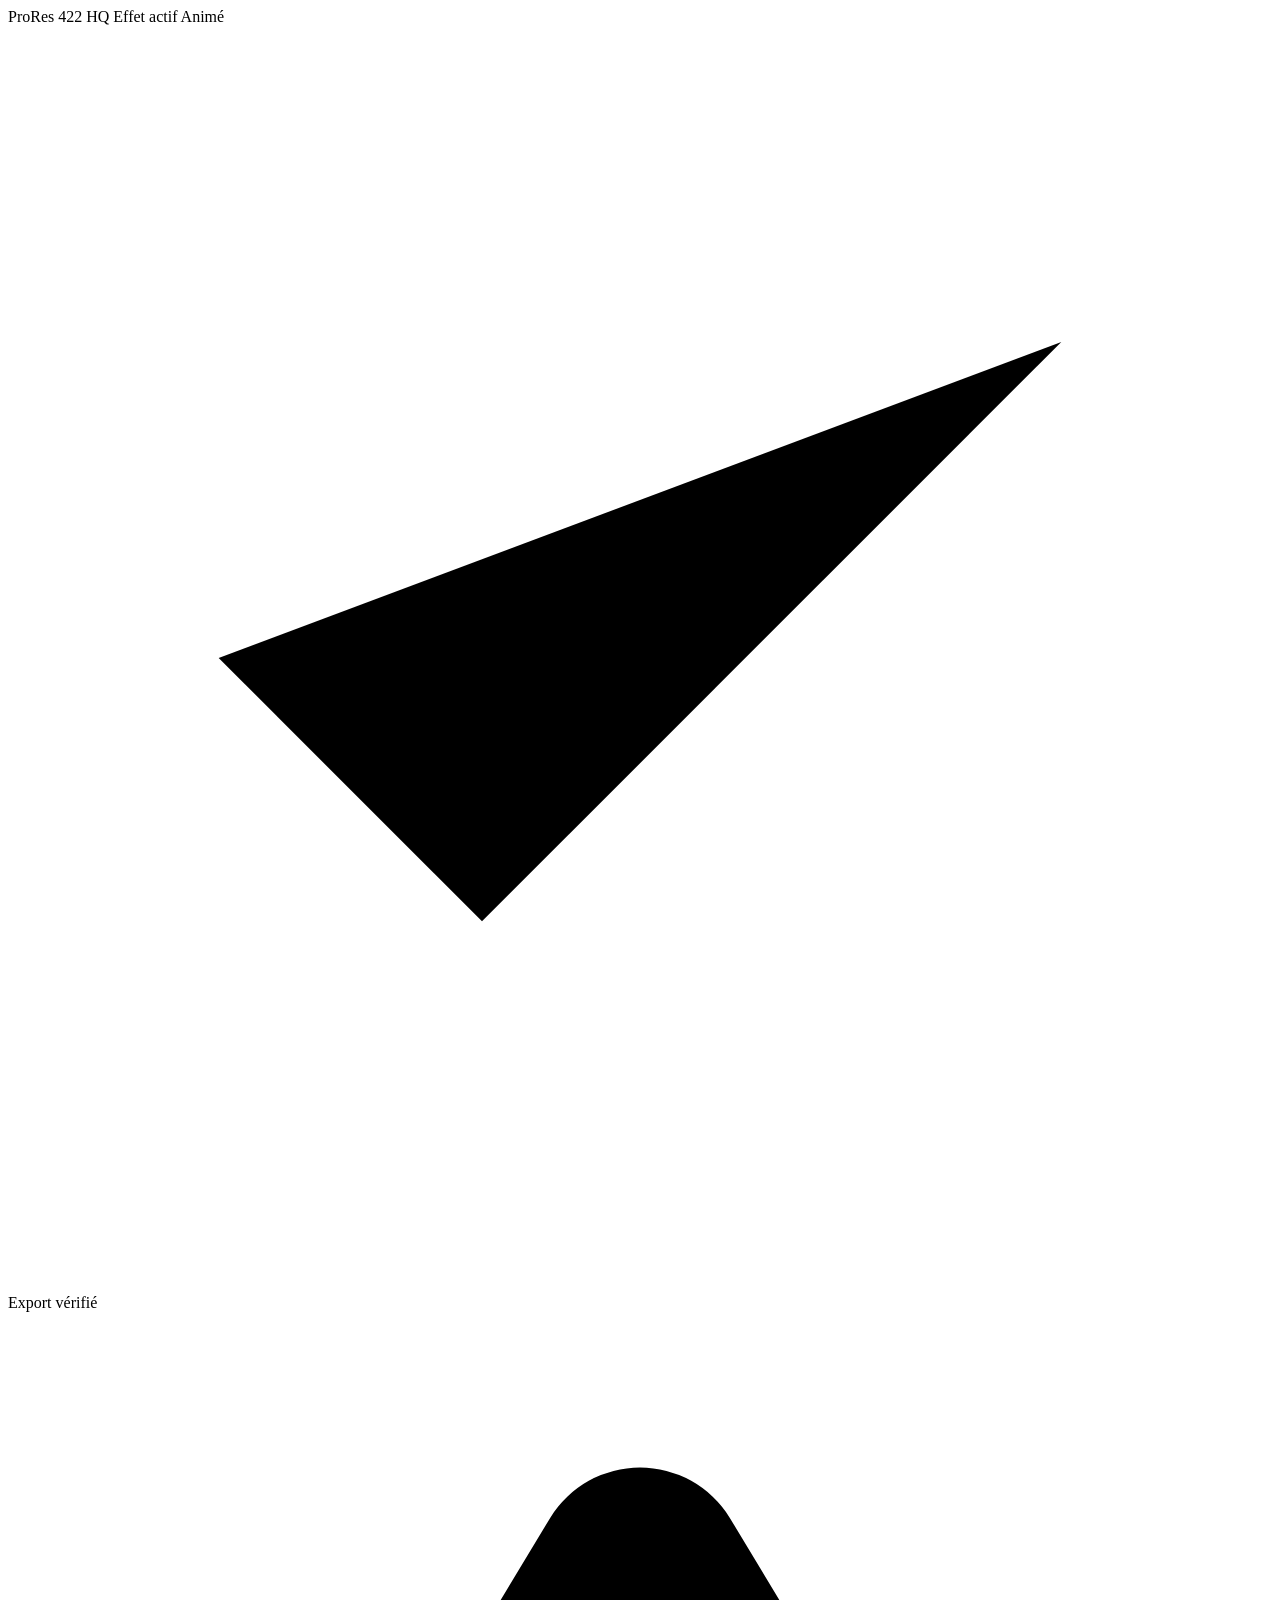
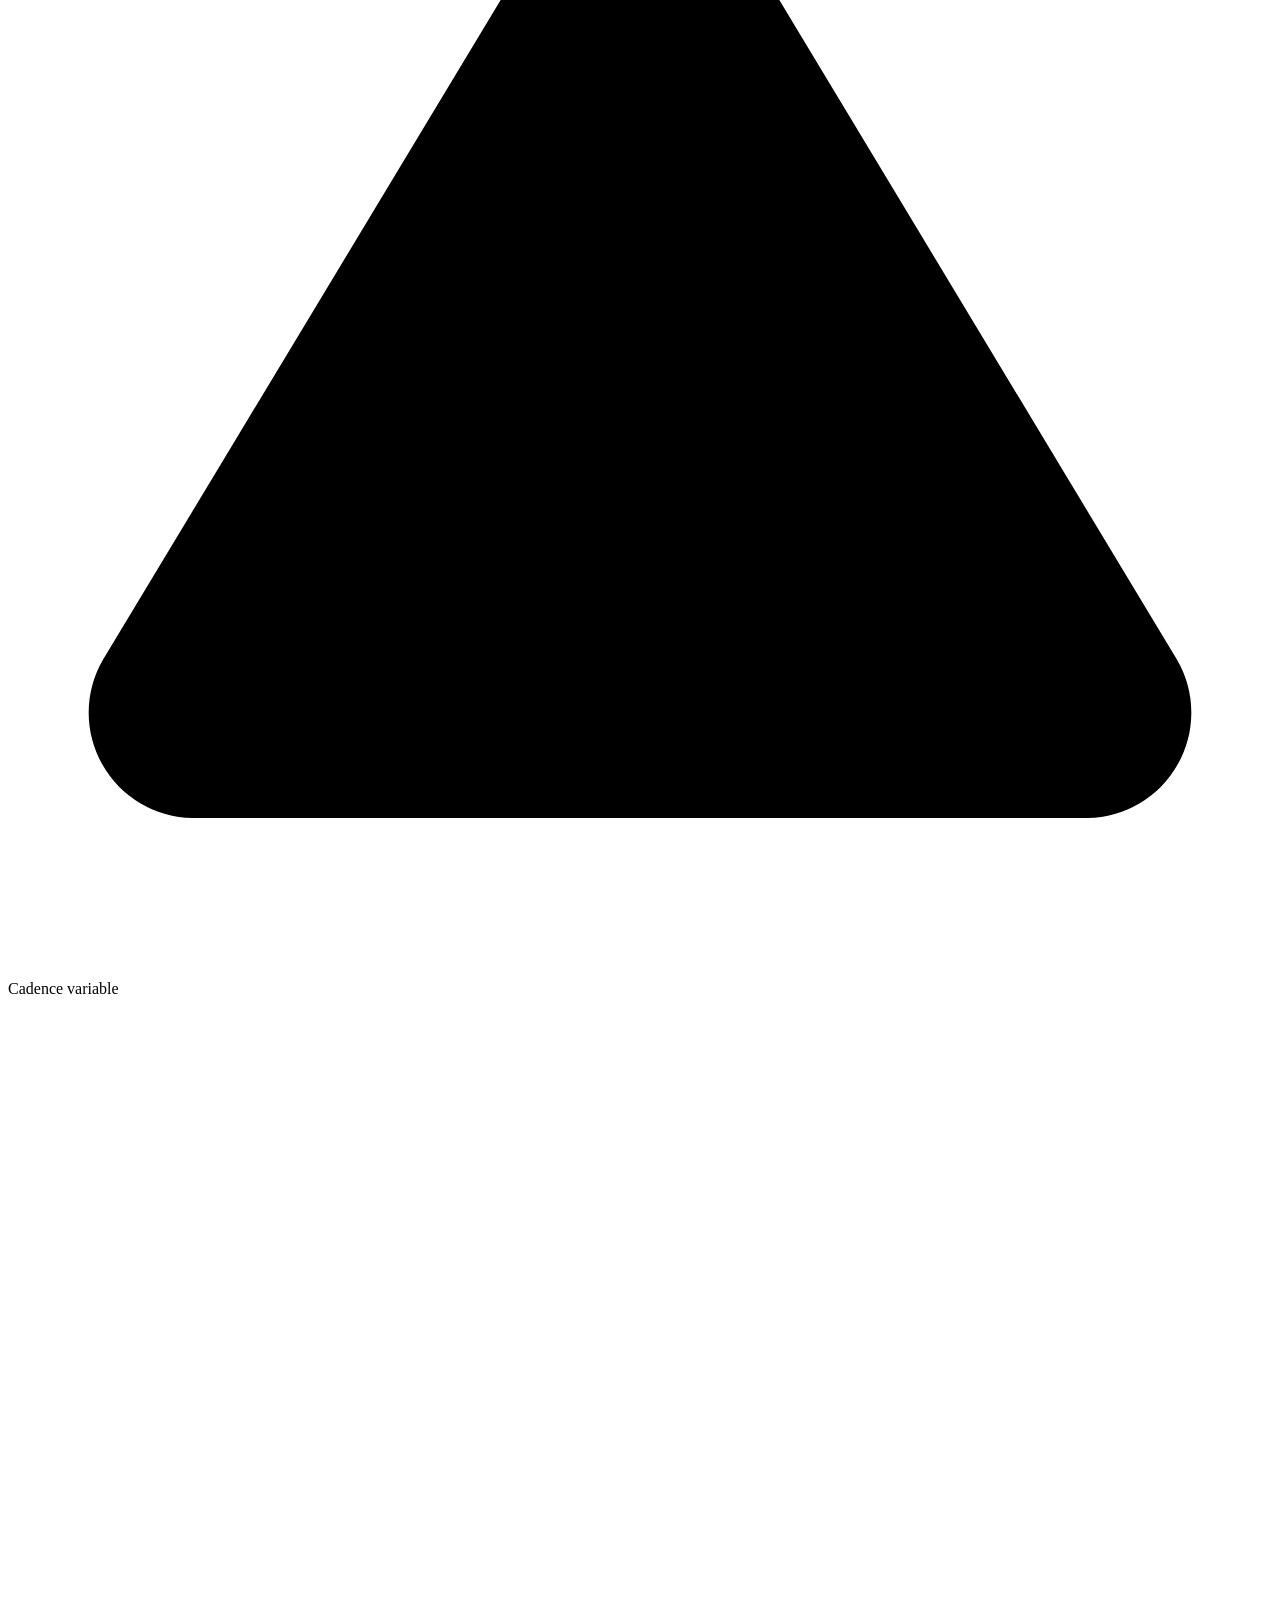
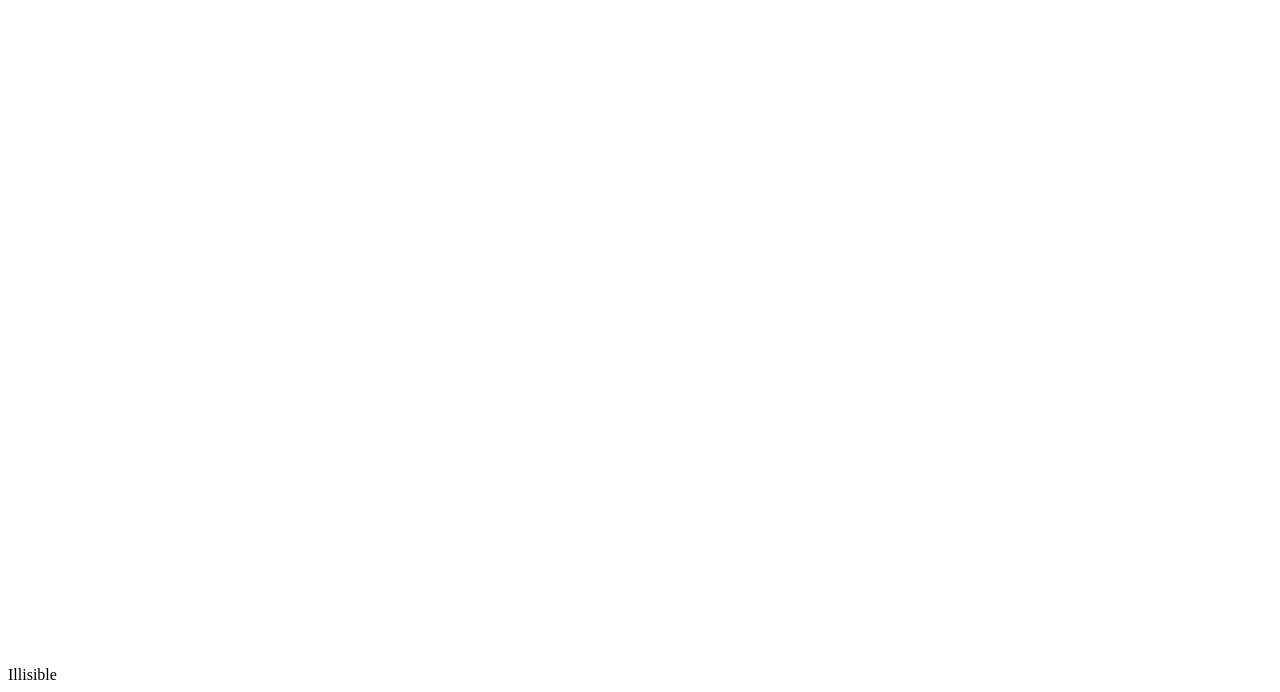
<file: UI/charte/components/Badge/preview.html>
<!-- @dsCard group="Statuts" height=64 -->
<!doctype html>
<html lang="fr">
<head><meta charset="utf-8"><title>Badge, aperçu</title></head>
<body>
<div class="rm-row">
  <span class="rm-badge">ProRes 422 HQ</span>
  <span class="rm-badge rm-badge-accent">Effet actif</span>
  <span class="rm-badge rm-badge-anim">Animé</span>
  <span class="rm-badge rm-badge-success"><svg viewBox="0 0 24 24"><path d="M20 6 9 17l-5-5"/></svg>Export vérifié</span>
  <span class="rm-badge rm-badge-warning"><svg viewBox="0 0 24 24"><path d="M12 9v4"/><path d="M12 17h.01"/><path d="M10.3 3.9 1.8 18a2 2 0 0 0 1.7 3h17a2 2 0 0 0 1.7-3L13.7 3.9a2 2 0 0 0-3.4 0z"/></svg>Cadence variable</span>
  <span class="rm-badge rm-badge-danger"><svg viewBox="0 0 24 24"><path d="M18 6 6 18"/><path d="m6 6 12 12"/></svg>Illisible</span>
</div>
</body>
</html>
</file>
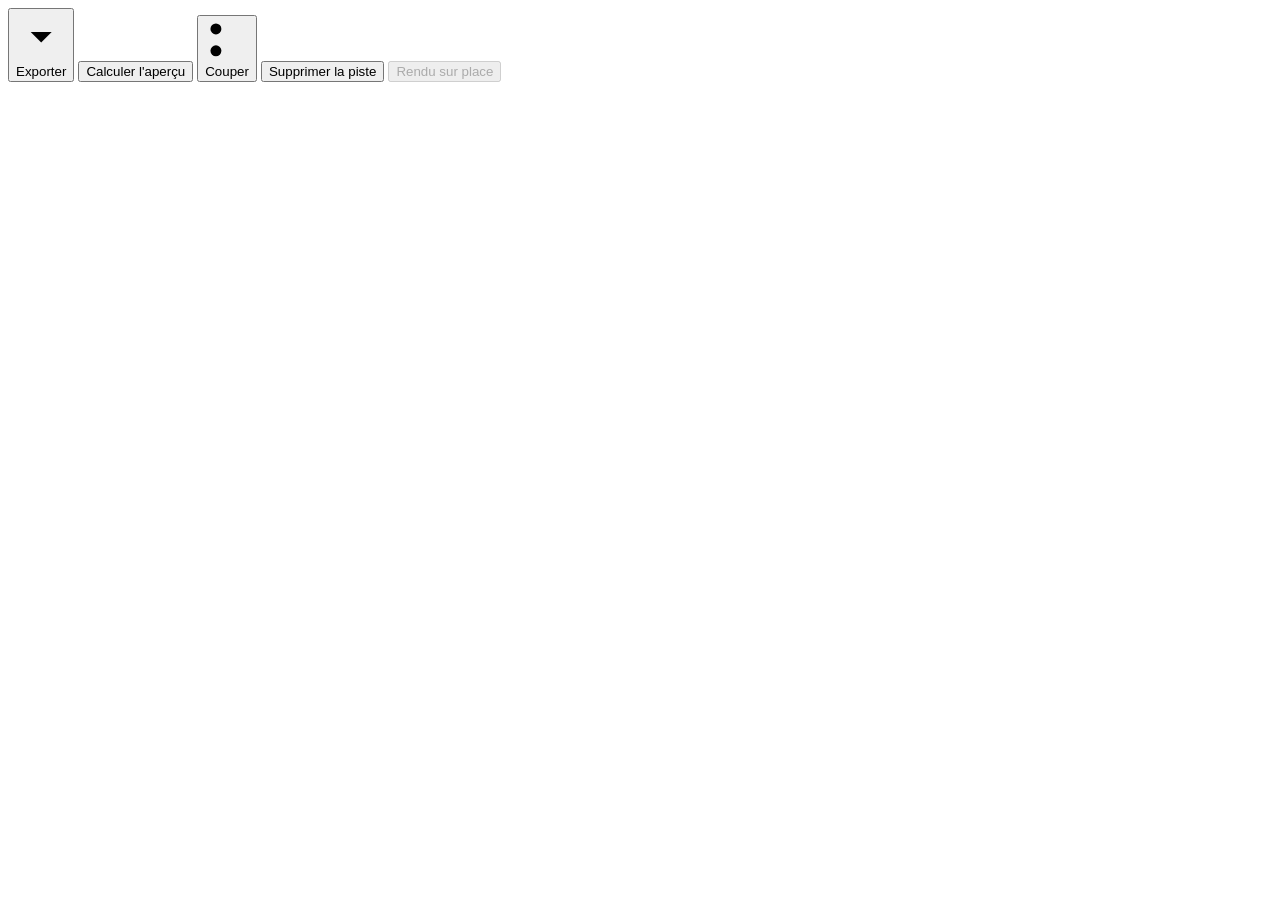
<file: UI/charte/components/Button/preview.html>
<!-- @dsCard group="Actions" height=76 -->
<!doctype html>
<html lang="fr">
<head><meta charset="utf-8"><title>Bouton, aperçu</title></head>
<body>
<div class="rm-row">
  <button class="rm-btn rm-btn-primary"><svg viewBox="0 0 24 24"><path d="M12 3v12"/><path d="m7 10 5 5 5-5"/><path d="M5 21h14"/></svg>Exporter</button>
  <button class="rm-btn">Calculer l'aperçu</button>
  <button class="rm-btn rm-btn-ghost"><svg viewBox="0 0 24 24"><circle cx="6" cy="6" r="3"/><circle cx="6" cy="18" r="3"/><path d="M20 4 8.1 15.9"/><path d="M14.5 14.5 20 20"/><path d="M8.1 8.1 12 12"/></svg>Couper</button>
  <button class="rm-btn rm-btn-danger">Supprimer la piste</button>
  <button class="rm-btn" disabled>Rendu sur place</button>
</div>
</body>
</html>
</file>
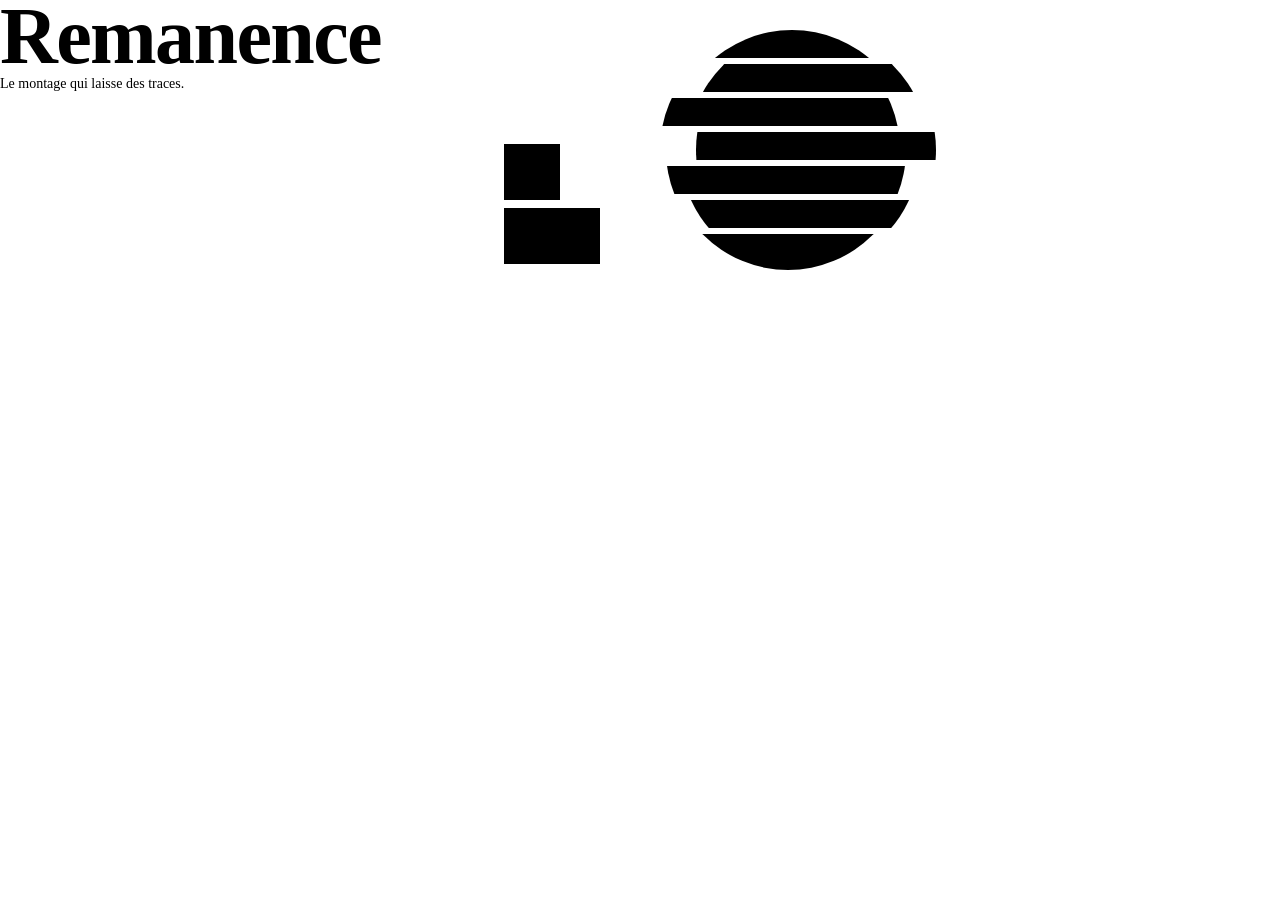
<file: UI/charte/components/Cover/preview.html>
<!-- @dsCard height=288 -->
<!doctype html>
<html lang="fr">
<head>
<meta charset="utf-8">
<title>Remanence</title>
<style>
  html, body { margin:0; height:100%; }
  body { background:var(--surface); color:var(--ink); font-family:var(--font-sans); overflow:hidden; }
  .cover { position:relative; height:288px; overflow:hidden; }
  .art { position:absolute; top:0; left:480px; width:480px; height:288px; overflow:hidden; }
  .art svg { display:block; width:480px; height:288px; }
  .ink { fill:var(--ink); }
  .mauve { fill:var(--accent); }
  .teal { fill:var(--accent-2); }
  .muted { fill:var(--ink-muted); }
  .blk { rx:var(--radius-sm); }
  .words { position:absolute; left:var(--space-6); bottom:var(--space-6); max-width:440px; }
  .name { margin:0; font-size:80px; line-height:.92; font-weight:600; letter-spacing:-.02em; color:var(--ink); }
  .tag { margin:var(--space-2) 0 0 4px; font-size:14px; line-height:20px; color:var(--ink-muted); }
</style>
</head>
<body>
<div class="cover">
<div class="art" aria-hidden="true">
<svg viewBox="0 0 480 288" width="480" height="288">
<!--
  blocks      ink: the logo's disc at r 120 (the system's mark, oversized) · accent one band of it · accent-2 96×56 and ink-muted 56×56 as satellites on the left, ≈ 20 % of 960×288
  arrangement one large sliced disc on the right, two small blocks stacked at the left on the space-6 bottom line
  pattern     slices, from the README's "le logo, un disque découpé en tranches décalées, porte seul la part de glitch": seven bands (28 tall, 6 apart) shifted sideways
  scales      band pitch 34 (space-8 + 2); offsets in space-1 multiples; blocks radius-sm, sides space-6 and space-8 multiples
-->
<defs>
<clipPath id="cv1"><rect x="0" y="30" width="480" height="28"/></clipPath>
<clipPath id="cv2"><rect x="0" y="64" width="480" height="28"/></clipPath>
<clipPath id="cv3"><rect x="0" y="98" width="480" height="28"/></clipPath>
<clipPath id="cv4"><rect x="0" y="132" width="480" height="28"/></clipPath>
<clipPath id="cv5"><rect x="0" y="166" width="480" height="28"/></clipPath>
<clipPath id="cv6"><rect x="0" y="200" width="480" height="28"/></clipPath>
<clipPath id="cv7"><rect x="0" y="234" width="480" height="36"/></clipPath>
</defs>
<circle class="ink" cx="312" cy="150" r="120" clip-path="url(#cv1)"/>
<circle class="ink" cx="328" cy="150" r="120" clip-path="url(#cv2)"/>
<circle class="ink" cx="300" cy="150" r="120" clip-path="url(#cv3)"/>
<circle class="mauve" cx="336" cy="150" r="120" clip-path="url(#cv4)"/>
<circle class="ink" cx="306" cy="150" r="120" clip-path="url(#cv5)"/>
<circle class="ink" cx="320" cy="150" r="120" clip-path="url(#cv6)"/>
<circle class="ink" cx="308" cy="150" r="120" clip-path="url(#cv7)"/>
<rect class="muted blk" x="24" y="144" width="56" height="56" rx="4"/>
<rect class="teal blk" x="24" y="208" width="96" height="56" rx="4"/>
</svg>
</div>
<div class="words">
<h1 class="name">Remanence</h1>
<p class="tag">Le montage qui laisse des traces.</p>
</div>
</div>
</body>
</html>
</file>
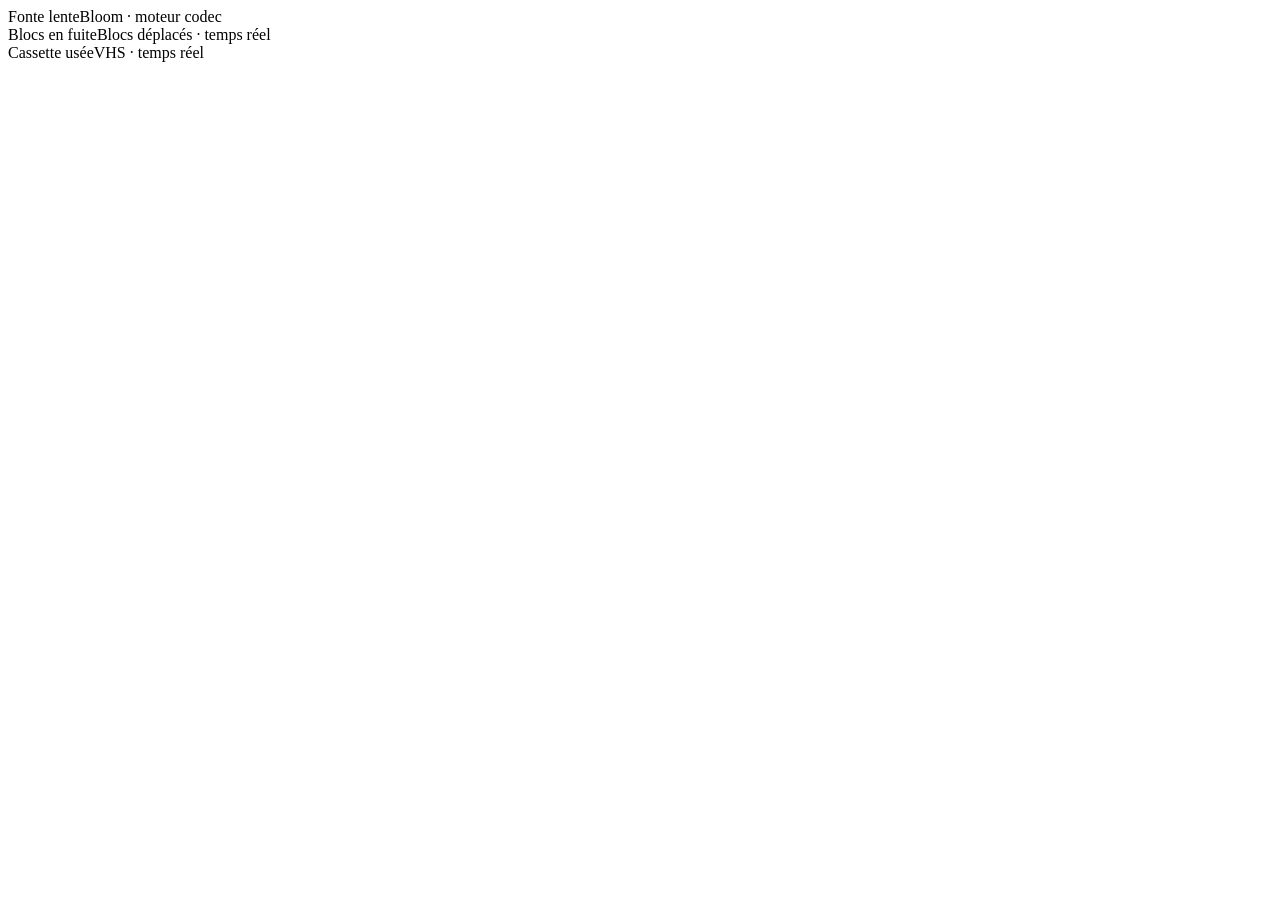
<file: UI/charte/components/EffectPreset/preview.html>
<!-- @dsCard group="Bibliothèque" height=196 -->
<!doctype html>
<html lang="fr">
<head><meta charset="utf-8"><title>Préréglage d'effet, aperçu</title></head>
<body>
<div class="rm-row" style="align-items:flex-start">
  <div class="rm-preset is-active"><div class="rm-preset-thumb"><div style="position:absolute;inset:0;background:var(--clip-video)"></div><div style="position:absolute;left:18px;top:14px;width:64px;height:56px;background:var(--accent-2)"></div><div style="position:absolute;left:26px;top:22px;width:64px;height:56px;background:var(--accent)"></div><div style="position:absolute;left:96px;top:30px;width:56px;height:8px;background:var(--accent)"></div><div style="position:absolute;left:84px;top:46px;width:72px;height:8px;background:var(--accent)"></div></div><div class="rm-preset-body"><span class="rm-preset-name">Fonte lente</span><span class="rm-preset-meta">Bloom · moteur codec</span></div></div>
  <div class="rm-preset"><div class="rm-preset-thumb"><div style="position:absolute;inset:0;background:var(--clip-audio)"></div><div style="position:absolute;left:10px;top:12px;width:60px;height:10px;background:var(--surface-raised)"></div><div style="position:absolute;left:40px;top:26px;width:90px;height:10px;background:var(--surface-raised)"></div><div style="position:absolute;left:4px;top:40px;width:70px;height:10px;background:var(--surface-raised)"></div><div style="position:absolute;left:60px;top:54px;width:100px;height:10px;background:var(--surface-raised)"></div><div style="position:absolute;left:20px;top:68px;width:50px;height:10px;background:var(--surface-raised)"></div><div style="position:absolute;left:90px;top:80px;width:60px;height:10px;background:var(--surface-raised)"></div></div><div class="rm-preset-body"><span class="rm-preset-name">Blocs en fuite</span><span class="rm-preset-meta">Blocs déplacés · temps réel</span></div></div>
  <div class="rm-preset"><div class="rm-preset-thumb"><div style="position:absolute;inset:0;background:var(--clip-effect)"></div><div style="position:absolute;left:0;right:0;top:4px;height:2px;background:var(--viewer-bg);opacity:.5"></div><div style="position:absolute;left:0;right:0;top:10px;height:2px;background:var(--viewer-bg);opacity:.5"></div><div style="position:absolute;left:0;right:0;top:16px;height:2px;background:var(--viewer-bg);opacity:.5"></div><div style="position:absolute;left:0;right:0;top:22px;height:2px;background:var(--viewer-bg);opacity:.5"></div><div style="position:absolute;left:0;right:0;top:28px;height:2px;background:var(--viewer-bg);opacity:.5"></div><div style="position:absolute;left:0;right:0;top:34px;height:2px;background:var(--viewer-bg);opacity:.5"></div><div style="position:absolute;left:0;right:0;top:40px;height:2px;background:var(--viewer-bg);opacity:.5"></div><div style="position:absolute;left:0;right:0;top:46px;height:2px;background:var(--viewer-bg);opacity:.5"></div><div style="position:absolute;left:0;right:0;top:52px;height:2px;background:var(--viewer-bg);opacity:.5"></div><div style="position:absolute;left:0;right:0;top:58px;height:2px;background:var(--viewer-bg);opacity:.5"></div><div style="position:absolute;left:0;right:0;top:64px;height:2px;background:var(--viewer-bg);opacity:.5"></div><div style="position:absolute;left:0;right:0;top:70px;height:2px;background:var(--viewer-bg);opacity:.5"></div><div style="position:absolute;left:0;right:0;top:76px;height:2px;background:var(--viewer-bg);opacity:.5"></div><div style="position:absolute;left:0;right:0;top:82px;height:2px;background:var(--viewer-bg);opacity:.5"></div><div style="position:absolute;left:0;right:0;top:88px;height:2px;background:var(--viewer-bg);opacity:.5"></div><div style="position:absolute;left:0;right:0;top:40px;height:14px;background:var(--accent-2);transform:translateX(12px)"></div></div><div class="rm-preset-body"><span class="rm-preset-name">Cassette usée</span><span class="rm-preset-meta">VHS · temps réel</span></div></div>
</div>
</body>
</html>
</file>
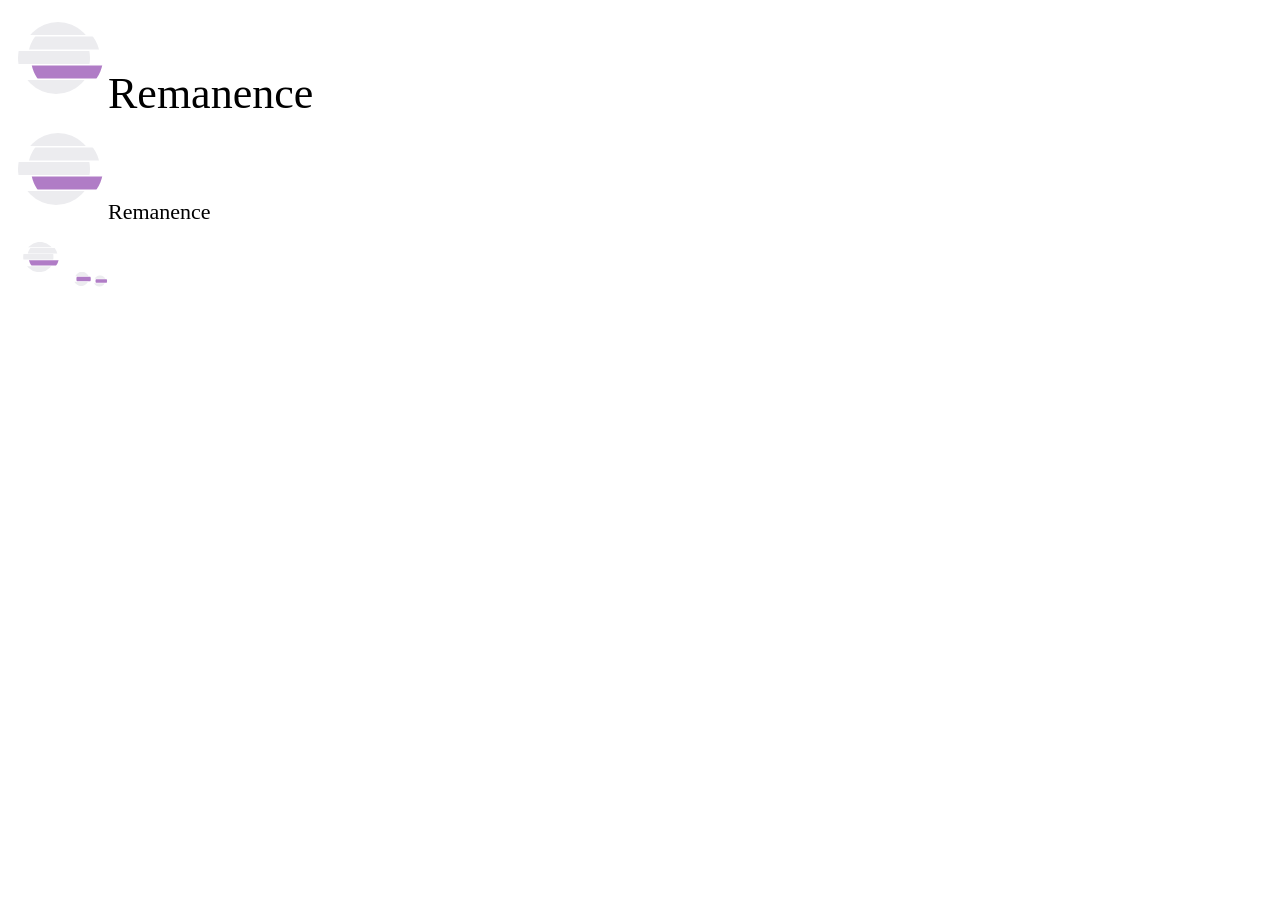
<file: UI/charte/components/Logo/preview.html>
<!-- @dsCard group="Identité" height=168 -->
<!doctype html>
<html lang="fr">
<head><meta charset="utf-8"><title>Logo, aperçu</title></head>
<body>
<div class="rm-row" style="gap:var(--space-8);align-items:center">
  <div class="rm-logo" style="font-size:44px"><img src="../../assets/Logos/remanence-symbole.svg" alt="">Remanence</div>
  <div class="rm-logo" style="font-size:22px"><img src="../../assets/Logos/remanence-symbole.svg" alt="">Remanence</div>
  <div style="display:flex;gap:var(--space-4);align-items:flex-end">
    <div style="width:64px;height:64px;border-radius:14px;background:var(--surface-raised);border:1px solid var(--line);display:flex;align-items:center;justify-content:center"><img src="../../assets/Logos/remanence-symbole.svg" alt="Icône Remanence" style="width:42px;height:42px"></div>
    <img src="../../assets/Logos/remanence-icone-petite.svg" alt="" style="width:20px;height:20px">
    <img src="../../assets/Logos/remanence-icone-petite.svg" alt="" style="width:16px;height:16px">
  </div>
</div>
</body>
</html>
</file>
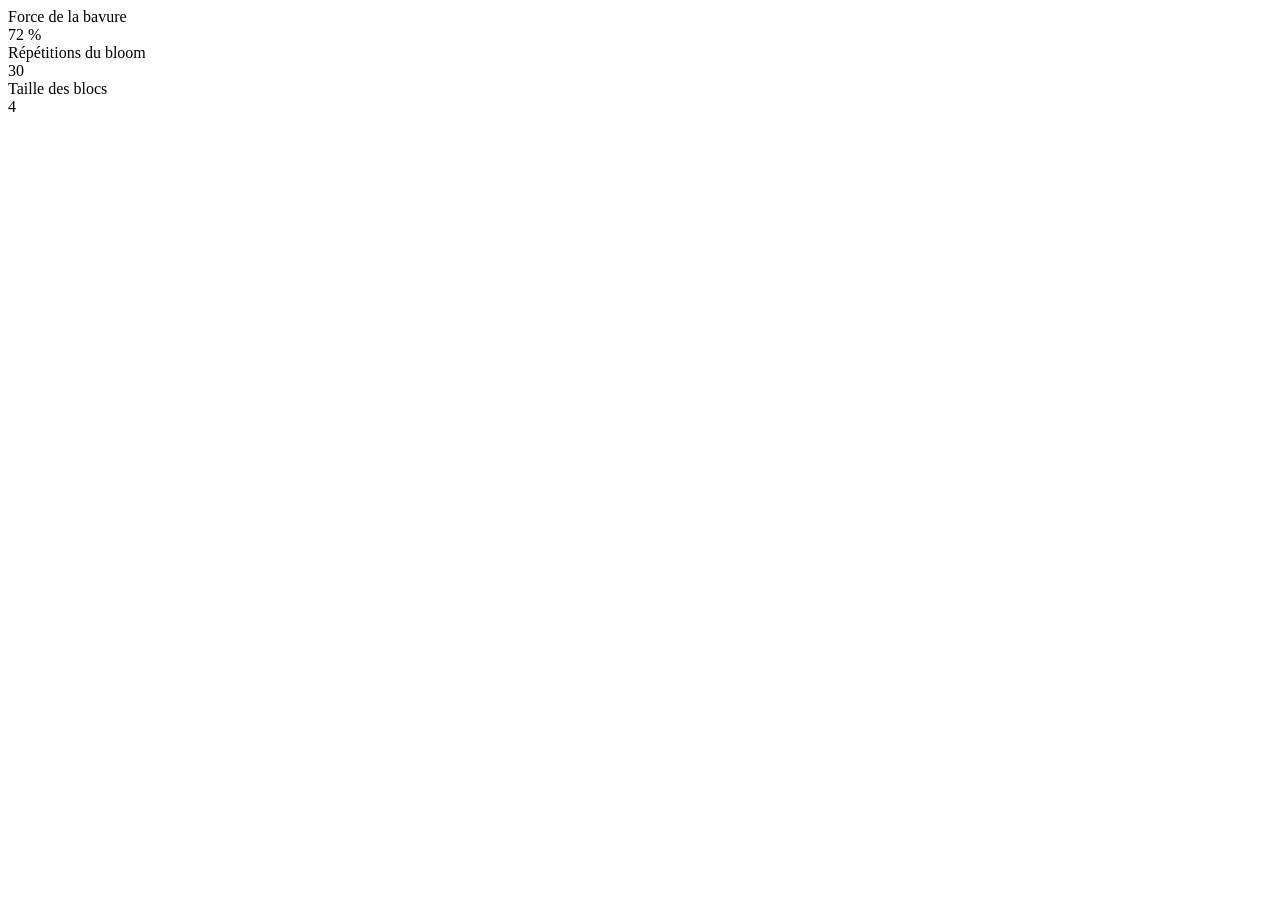
<file: UI/charte/components/ParameterSlider/preview.html>
<!-- @dsCard group="Inspecteur" height=132 -->
<!doctype html>
<html lang="fr">
<head><meta charset="utf-8"><title>Paramètre, aperçu</title></head>
<body>
<div class="rm-col">
  <div class="rm-param"><span class="rm-kf" title="Ajouter une image clé"></span><span class="rm-param-label">Force de la bavure</span><div class="rm-param-track"><div class="rm-param-fill" style="width:72%"></div><div class="rm-param-thumb" style="left:72%"></div></div><span class="rm-param-value">72 %</span></div>
  <div class="rm-param is-animated"><span class="rm-kf" title="Paramètre animé"></span><span class="rm-param-label">Répétitions du bloom</span><div class="rm-param-track"><div class="rm-param-fill" style="width:30%"></div><div class="rm-param-thumb" style="left:30%"></div></div><span class="rm-param-value">30</span></div>
  <div class="rm-param"><span class="rm-kf"></span><span class="rm-param-label">Taille des blocs</span><div class="rm-param-track"><div class="rm-param-fill" style="width:13%"></div><div class="rm-param-thumb" style="left:13%"></div></div><span class="rm-param-value">4</span></div>
</div>
</body>
</html>
</file>
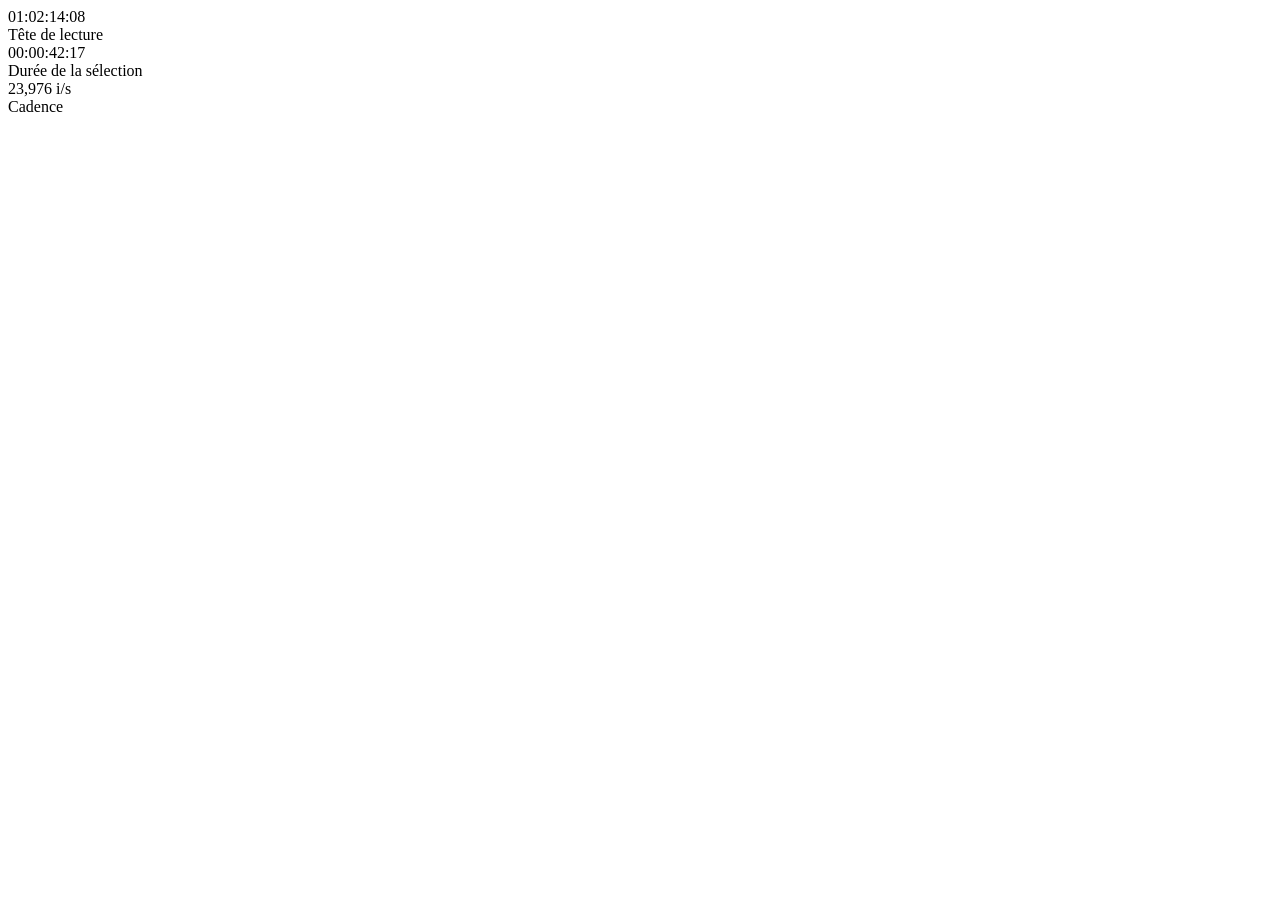
<file: UI/charte/components/Timecode/preview.html>
<!-- @dsCard group="Lecture" height=76 -->
<!doctype html>
<html lang="fr">
<head><meta charset="utf-8"><title>Timecode, aperçu</title></head>
<body>
<div class="rm-row" style="gap:var(--space-6)">
  <div><div class="rm-timecode">01:02:14:<span class="rm-tc-frames">08</span></div><div class="rm-timecode-sub">Tête de lecture</div></div>
  <div><div class="rm-timecode" style="color:var(--ink-muted)">00:00:42:17</div><div class="rm-timecode-sub">Durée de la sélection</div></div>
  <div><div class="rm-timecode" style="color:var(--ink-muted)">23,976 i/s</div><div class="rm-timecode-sub">Cadence</div></div>
</div>
</body>
</html>
</file>
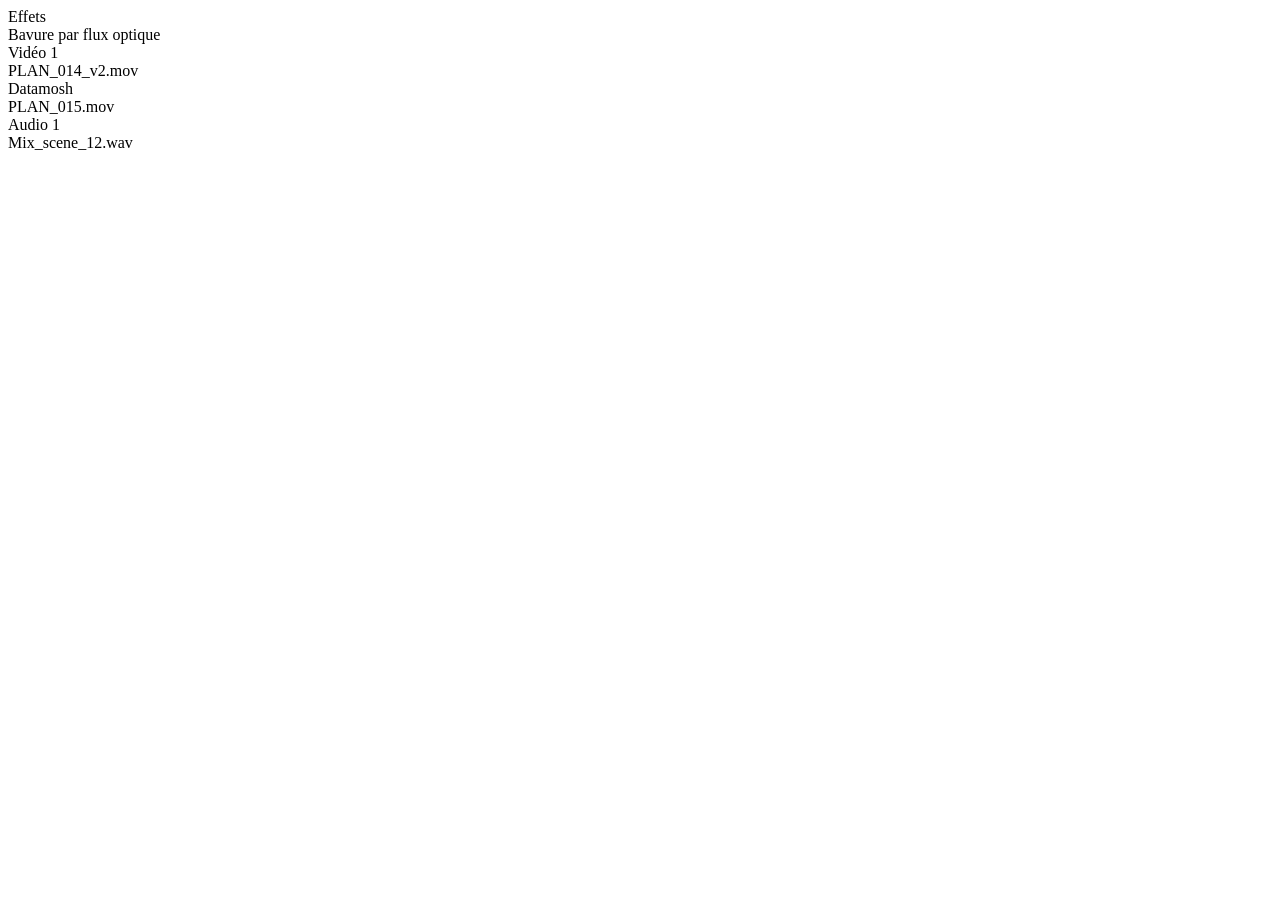
<file: UI/charte/components/TimelineClip/preview.html>
<!-- @dsCard group="Timeline" height=152 -->
<!doctype html>
<html lang="fr">
<head><meta charset="utf-8"><title>Clip de timeline, aperçu</title></head>
<body>
<div class="rm-timeline">
  <div class="rm-track effect"><div class="rm-track-head">Effets</div><div class="rm-track-lane"><div class="rm-clip effect is-selected" style="left:34%;width:30%">Bavure par flux optique<span class="rm-kf-mark" style="left:20%"></span><span class="rm-kf-mark" style="left:70%"></span></div></div></div>
  <div class="rm-track video"><div class="rm-track-head">Vidéo 1</div><div class="rm-track-lane"><div class="rm-clip video" style="left:2%;width:44%">PLAN_014_v2.mov</div><div class="rm-clip transition" style="left:40%;width:12%">Datamosh</div><div class="rm-clip video" style="left:47%;width:49%">PLAN_015.mov</div></div></div>
  <div class="rm-track audio"><div class="rm-track-head">Audio 1</div><div class="rm-track-lane"><div class="rm-clip audio" style="left:2%;width:94%">Mix_scene_12.wav<div class="rm-wave"><i style="height:30%"></i><i style="height:60%"></i><i style="height:45%"></i><i style="height:80%"></i><i style="height:35%"></i><i style="height:55%"></i><i style="height:90%"></i><i style="height:40%"></i><i style="height:65%"></i><i style="height:30%"></i><i style="height:70%"></i><i style="height:50%"></i><i style="height:85%"></i><i style="height:40%"></i><i style="height:60%"></i><i style="height:35%"></i><i style="height:75%"></i><i style="height:45%"></i><i style="height:55%"></i><i style="height:30%"></i></div></div></div></div>
  <div class="rm-playhead" style="left:calc(112px + (100% - 112px) * 0.5)"></div>
</div>
</body>
</html>
</file>
